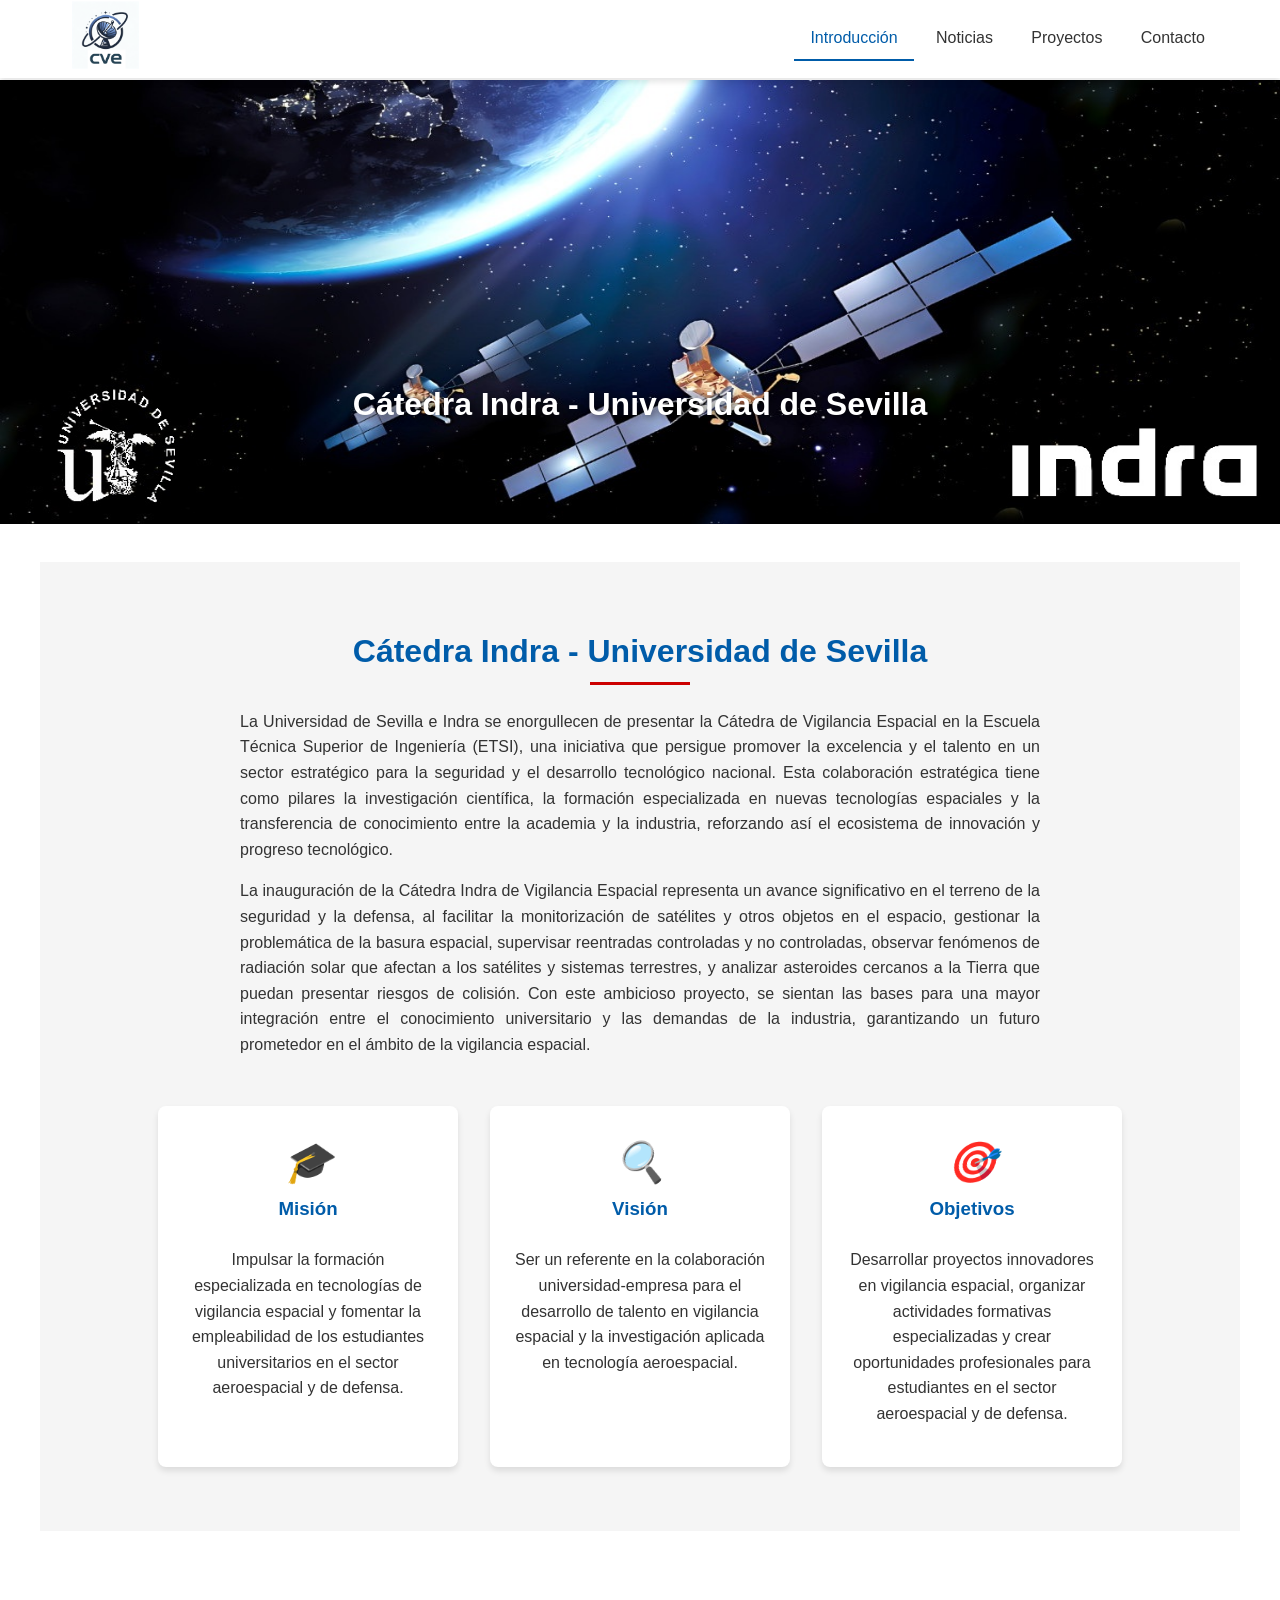
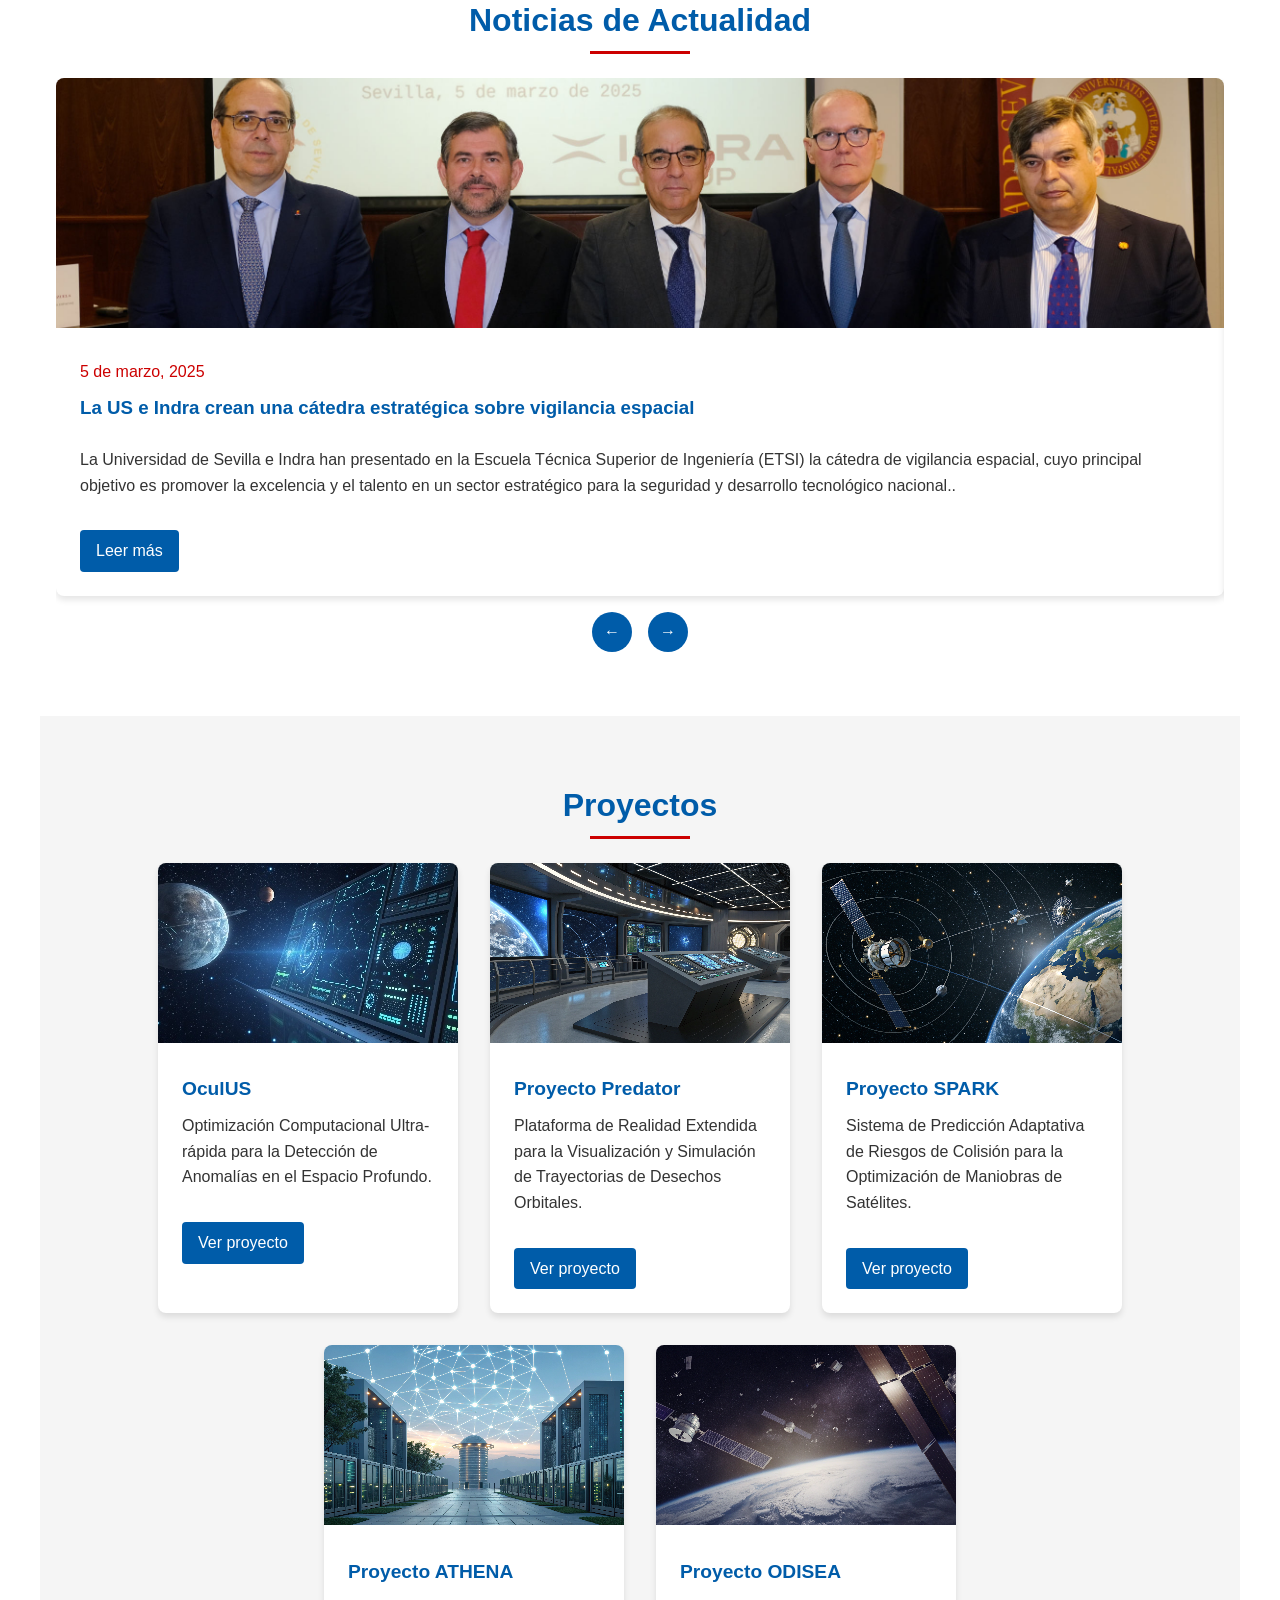
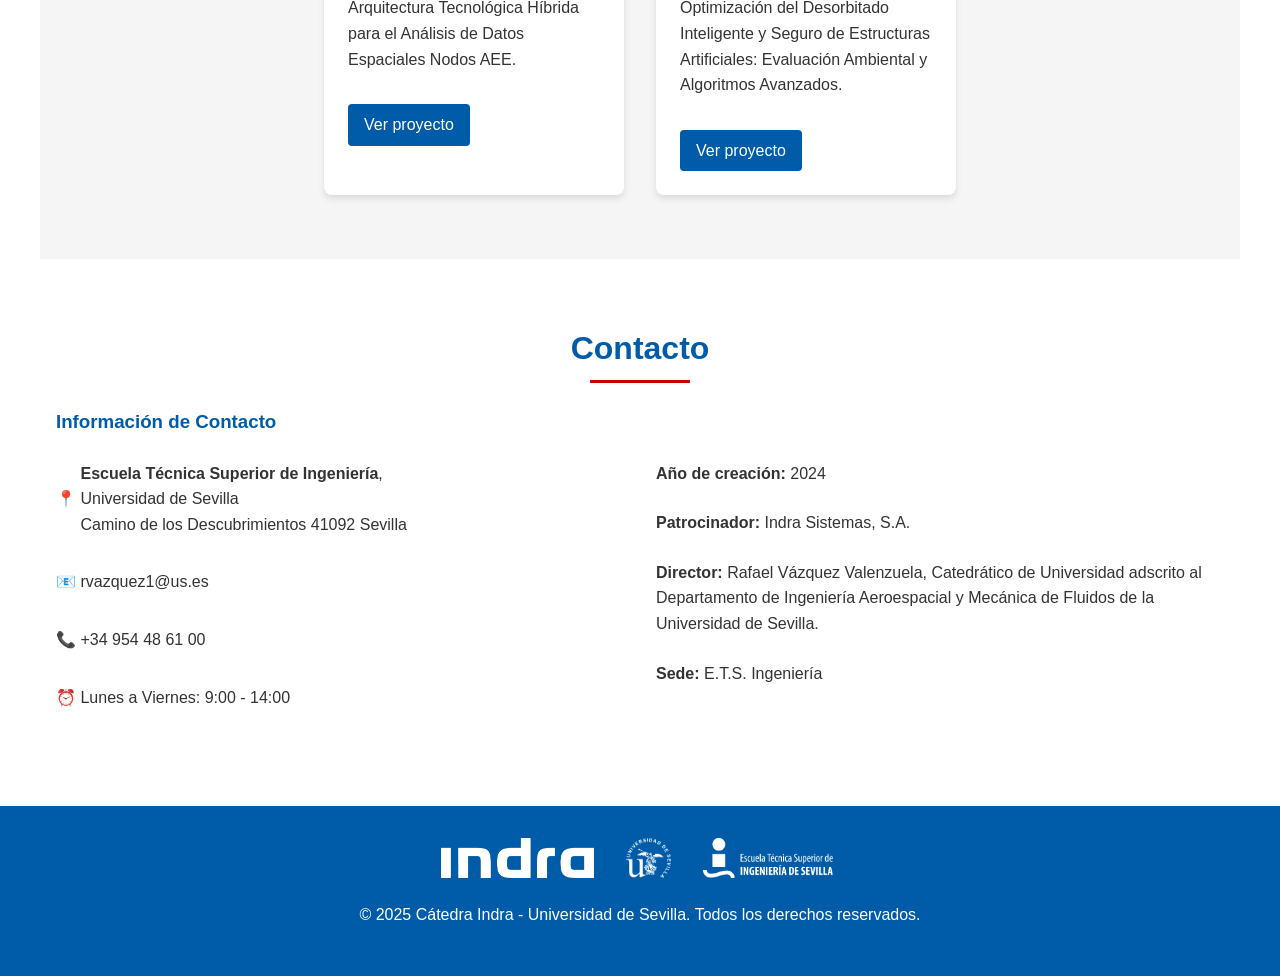
<file: index.html>
<!DOCTYPE html>
<html lang="es">
<head>
    <meta charset="UTF-8">
    <meta name="viewport" content="width=device-width, initial-scale=1.0">
    <title>Cátedra Indra - Universidad de Sevilla</title>
    <link rel="icon" href="favicon.png">
    <style>
        :root {
            --primary-color: #005ca9; /* Azul Indra */
            --secondary-color: #cc0000; /* Rojo Universidad de Sevilla */
            --text-color: #333;
            --light-gray: #f5f5f5;
            --white: #ffffff;
            --shadow: 0 4px 6px rgba(0, 0, 0, 0.1);
        }
        
        * {
            margin: 0;
            padding: 0;
            box-sizing: border-box;
            font-family: 'Segoe UI', Tahoma, Geneva, Verdana, sans-serif;
        }
        
        body {
            color: var(--text-color);
            line-height: 1.6;
        }
        
        header {
            background-color: var(--white);
            box-shadow: var(--shadow);
            position: fixed;
            top: 0;
            width: 100%;
            z-index: 1000;
        }
        
        .top-bar {
            display: flex;
            justify-content: space-between;
            align-items: center;
            padding: 0rem 1rem ;
            max-width: 1200px;
            margin: 0 auto;
        }
        
        .logo-container {
            display: flex;
            align-items: center;
        }
        
        .logo {
            height: 70px;
            margin-right: 10px;
        }
        
        .navbar {
            display: flex;
        }
        
        .nav-link {
            color: var(--text-color);
            text-decoration: none;
            padding: 0.5rem 1rem;
            margin: 0 0.2rem;
            transition: all 0.3s ease;
            font-weight: 500;
        }
        
        .nav-link:hover, .nav-link.active {
            color: var(--primary-color);
            border-bottom: 2px solid var(--primary-color);
        }
        
        .mobile-menu-btn {
            display: none;
            background: none;
            border: none;
            font-size: 1.5rem;
            cursor: pointer;
            color: var(--text-color);
        }
        
        main {
            margin-top: 80px;
        }
        
        section {
            padding: 4rem 1rem;
            max-width: 1200px;
            margin: 0 auto;
        }
        
        section:nth-child(even) {
            background-color: var(--light-gray);
        }
        
        h1, h2, h3 {
            color: var(--primary-color);
            margin-bottom: 1.5rem;
        }
        
        h1 {
            font-size: 2.5rem;
        }
        
        h2 {
            font-size: 2rem;
            text-align: center;
            position: relative;
            padding-bottom: 0.5rem;
        }
        
        h2::after {
            content: '';
            position: absolute;
            bottom: 0;
            left: 50%;
            transform: translateX(-50%);
            width: 100px;
            height: 3px;
            background-color: var(--secondary-color);
        }
        
        p {
            margin-bottom: 1rem;
        }
        
        .intro-container {
            display: flex;
            flex-direction: column;
            align-items: center;
        }
        
        .intro-text {
            max-width: 800px;
            text-align: justify;
            margin-bottom: 2rem;
        }
        
        .intro-features {
            display: flex;
            flex-wrap: wrap;
            justify-content: center;
            gap: 2rem;
        }

        .encabezado {
            width: 100%;
            height: 444px;
        }

        .title-text {
            position: absolute;
            top: 45%;
            left: 50%;
            transform: translate(-50%, -50%);
            color: white;
            font-size: 32px;
            font-weight: bold;
            text-align: center;
            text-shadow: 2px 2px 8px rgba(0, 0, 0, 0.7);
        }
        
        .feature {
            background-color: var(--white);
            box-shadow: var(--shadow);
            padding: 1.5rem;
            border-radius: 8px;
            width: 300px;
            text-align: center;
            transition: transform 0.3s ease;
        }
        
        .feature:hover {
            transform: translateY(-5px);
        }
        
        .feature i {
            font-size: 2.5rem;
            color: var(--primary-color);
            margin-bottom: 1rem;
        }
        
        /* Carrusel de Noticias */
        .news-carousel {
            position: relative;
            max-width: 100%;
            margin: 0 auto;
            overflow: hidden;
        }
        
        .carousel-container {
            display: flex;
            transition: transform 1s ease;
        }
        
        .carousel-slide {
            min-width: 100%;
            box-shadow: var(--shadow);
            border-radius: 8px;
            overflow: hidden;
            background-color: var(--white);
        }
        
        .news-image {
            width: 100%;
            height: 250px;
            object-fit: cover;
        }
        
        .news-content {
            padding: 1.5rem;
        }
        
        .news-date {
            color: var(--secondary-color);
            font-weight: 500;
            margin-bottom: 0.5rem;
        }
        
        .carousel-buttons {
            display: flex;
            justify-content: center;
            margin-top: 1rem;
        }
        
        .carousel-btn {
            background-color: var(--primary-color);
            color: var(--white);
            border: none;
            width: 40px;
            height: 40px;
            border-radius: 50%;
            margin: 0 0.5rem;
            cursor: pointer;
            font-size: 1rem;
            transition: background-color 0.3s ease;
        }
        
        .carousel-btn:hover {
            background-color: var(--secondary-color);
        }
        
        /* Proyectos */
        .projects-container {
            display: flex;
            flex-wrap: wrap;
            gap: 2rem;
            justify-content: center;
        }
        
        .project-card {
            background-color: var(--white);
            box-shadow: var(--shadow);
            border-radius: 8px;
            overflow: hidden;
            width: 300px;
            transition: transform 0.3s ease;
        }
        
        .project-card:hover {
            transform: translateY(-5px);
        }
        
        .project-image {
            width: 100%;
            height: 180px;
            object-fit: cover;
        }
        
        .project-content {
            padding: 1.5rem;
        }
        
        .project-title {
            font-size: 1.2rem;
            color: var(--primary-color);
            margin-bottom: 0.5rem;
        }
        
        .btn {
            display: inline-block;
            background-color: var(--primary-color);
            color: var(--white);
            padding: 0.5rem 1rem;
            border-radius: 4px;
            text-decoration: none;
            margin-top: 1rem;
            transition: background-color 0.3s ease;
        }
        
        .btn:hover {
            background-color: var(--secondary-color);
        }
        
        /* Contacto */
        .contact-container {
            display: flex;
            flex-wrap: wrap;
            gap: 2rem;
        }
        
        .contact-info {
            flex: 1;
            min-width: 300px;
        }
        
        .contact-form {
            flex: 1;
            min-width: 300px;
        }
        
        .contact-item {
            display: flex;
            align-items: center;
            margin-bottom: 1rem;
        }
        
        .contact-item i {
            font-size: 1.2rem;
            color: var(--primary-color);
            margin-right: 1rem;
            width: 20px;
        }
        
        .social-links {
            display: flex;
            gap: 1rem;
            margin-top: 1.5rem;
        }
        
        .social-link {
            display: flex;
            align-items: center;
            justify-content: center;
            width: 40px;
            height: 40px;
            background-color: var(--primary-color);
            color: var(--white);
            border-radius: 50%;
            text-decoration: none;
            transition: background-color 0.3s ease;
        }
        
        .social-link:hover {
            background-color: var(--secondary-color);
        }
        
        .form-group {
            margin-bottom: 1.5rem;
        }
        
        label {
            display: block;
            margin-bottom: 0.5rem;
            font-weight: 500;
        }
        
        input, textarea {
            width: 100%;
            padding: 0.8rem;
            border: 1px solid #ddd;
            border-radius: 4px;
            font-size: 1rem;
        }
        
        textarea {
            resize: vertical;
            min-height: 150px;
        }
        
        .submit-btn {
            background-color: var(--primary-color);
            color: var(--white);
            border: none;
            padding: 0.8rem 1.5rem;
            border-radius: 4px;
            cursor: pointer;
            font-size: 1rem;
            transition: background-color 0.3s ease;
        }
        
        .submit-btn:hover {
            background-color: var(--secondary-color);
        }
        
        footer {
            background-color: var(--primary-color);
            color: var(--white);
            text-align: center;
            padding: 2rem 1rem;
        }
        
        .footer-content {
            max-width: 1200px;
            margin: 0 auto;
        }
        
        .footer-logos {
            display: flex;
            justify-content: center;
            align-items: center;
            margin-bottom: 1.5rem;
        }
        
        .footer-logo {
            height: 40px;
            margin: 0 1rem;
            filter: brightness(0) invert(1);
        }
        
        @media (max-width: 768px) {
            .top-bar {
                flex-direction: column;
                align-items: flex-start;
            }
            
            .navbar {
                display: none;
                flex-direction: column;
                width: 100%;
                margin-top: 1rem;
            }
            
            .navbar.active {
                display: flex;
            }
            
            .mobile-menu-btn {
                display: block;
                position: absolute;
                right: 1rem;
                top: 1.5rem;
            }
            
            .nav-link {
                margin: 0.3rem 0;
                padding: 0.5rem 0;
            }
            
            .feature {
                width: 100%;
                max-width: 300px;
            }
            
            .intro-features {
                flex-direction: column;
                align-items: center;
            }
            
            h1 {
                font-size: 2rem;
            }
            
            h2 {
                font-size: 1.5rem;
            }
        }
        
        @media (max-width: 480px) {
            section {
                padding: 3rem 1rem;
            }
            
            .news-image, .project-image {
                height: 200px;
            }
            
            .contact-container {
                flex-direction: column;
            }

            .encabezado {
                max-height: 200px;
            }
            .title-text {
                position: absolute;
                top: 20%;
                left: 50%;
                transform: translate(-50%, -50%);
                color: white;
                font-size: 20px;
                font-weight: bold;
                text-align: center;
                text-shadow: 2px 2px 8px rgba(0, 0, 0, 0.7);
            }
        }
    </style>
</head>
<body>
    <header>
        <div class="top-bar">
            <div class="logo-container">
                <a href="#">
                    <img src="./logocve.png" alt="Logo Cátedra Indra-US" class="logo">
                </a>
            </div>
            <button class="mobile-menu-btn">☰</button>
            <nav class="navbar">
                <a href="#introduccion" class="nav-link active">Introducción</a>
                <a href="#noticias" class="nav-link">Noticias</a>
                <a href="#proyectos" class="nav-link">Proyectos</a>
                <a href="#contacto" class="nav-link">Contacto</a>
            </nav>
        </div>
    </header>
    
    <main>
        <!-- Introducción -->
        <div style="margin-bottom: 30px;">
            <img src="./enca1.jpg" class="encabezado" alt="">
            <div class="title-text"
            >           
                Cátedra Indra - Universidad de Sevilla
            </div>
    
        </div>
        <section id="introduccion">
            <h2>Cátedra Indra - Universidad de Sevilla</h2>
            <div class="intro-container">
                <div class="intro-text">
                    <p>La Universidad de Sevilla e Indra se enorgullecen de presentar la Cátedra de Vigilancia Espacial en la Escuela
                        Técnica Superior de Ingeniería (ETSI), una iniciativa que persigue promover la excelencia y el talento en un sector
                        estratégico para la seguridad y el desarrollo tecnológico nacional. Esta colaboración estratégica tiene como pilares
                        la investigación científica, la formación especializada en nuevas tecnologías espaciales y la transferencia de conocimiento
                        entre la academia y la industria, reforzando así el ecosistema de innovación y progreso tecnológico.
                    </p>

                    <p>La inauguración de la Cátedra Indra de Vigilancia Espacial representa un avance significativo en el 
                        terreno de la seguridad y la defensa, al facilitar la monitorización de satélites y otros objetos en el espacio, 
                        gestionar la problemática de la basura espacial, supervisar reentradas controladas y no controladas, 
                        observar fenómenos de radiación solar que afectan a los satélites y sistemas terrestres, y analizar asteroides cercanos 
                        a la Tierra que puedan presentar riesgos de colisión. Con este ambicioso proyecto, se sientan las bases para una mayor 
                        integración entre el conocimiento universitario y las demandas de la industria, garantizando un futuro prometedor en el 
                        ámbito de la vigilancia espacial.

                    </p>
                </div>

                <div class="intro-features">
                    <div class="feature">
                        <i>🎓</i>
                        <h3>Misión</h3>
                        <p>Impulsar la formación especializada en tecnologías de vigilancia espacial y fomentar la empleabilidad de los estudiantes universitarios en el sector aeroespacial y de defensa.</p>
                    </div>
                    <div class="feature">
                        <i>🔍</i>
                        <h3>Visión</h3>
                        <p>Ser un referente en la colaboración universidad-empresa para el desarrollo de talento en vigilancia espacial y la investigación aplicada en tecnología aeroespacial.</p>
                    </div>
                    <div class="feature">
                        <i>🎯</i>
                        <h3>Objetivos</h3>
                        <p>Desarrollar proyectos innovadores en vigilancia espacial, organizar actividades formativas especializadas y crear oportunidades profesionales para estudiantes en el sector aeroespacial y de defensa.</p>
                    </div>
                </div>
            </div>
        </section>
        
        <!-- Noticias -->
        <section id="noticias">
            <h2>Noticias de Actualidad</h2>
            <div class="news-carousel">
                <div class="carousel-container">
                    <div class="carousel-slide">
                        <img src="car1.jpg" alt="La US e Indra crean una cátedra estratégica sobre vigilancia espacial" class="news-image">
                        <div class="news-content">
                            <p class="news-date">5 de marzo, 2025</p>
                            <h3>La US e Indra crean una cátedra estratégica sobre vigilancia espacial</h3>
                            <p>La Universidad de Sevilla e Indra han presentado en la Escuela Técnica Superior de Ingeniería (ETSI) la cátedra de vigilancia espacial, cuyo principal objetivo es promover la excelencia y el talento en un sector estratégico para la seguridad y desarrollo tecnológico nacional..</p>
                            <a href="https://www.us.es/actualidad-de-la-us/la-us-e-indra-crean-una-catedra-estrategica-sobre-vigilancia-espacial" class="btn">Leer más</a>
                        </div>
                    </div>
                    <div class="carousel-slide">
                        <img src="car2jpg.jpg" alt="Premios a la Excelencia" class="news-image">
                        <div class="news-content">
                            <p class="news-date">5 de marzo, 2025</p>
                            <h3>Una cátedra de Vigilancia Espacial para los egresados de la US</h3>
                            <p>La Universidad de Sevilla suma un nuevo marco de colaboración dirigido a los estudiantes y profesionales de Ingeniería.</p>
                            <a href="https://vivasevilla.es/sevilla/1873625/una-catedra-de-vigilancia-espacial-para-los-egresados-de-la-us/" class="btn">Leer más</a>
                        </div>
                    </div>
                    <div class="carousel-slide">
                        <img src="car2jpg.jpg" alt="Seminario Ciberseguridad" class="news-image">
                        <div class="news-content">
                            <p class="news-date">5 de marzo, 2025</p>
                            <h3>Cátedra de Vigilancia Espacial de la Universidad de Sevilla: "Una oportunidad inmensa para estudiantes y profesionales</h3>
                            <p>En Hoy por Hoy Sevilla hemos hablado con Rafael Vázquez, director de la cátedra y profesor de la Escuela Técnica de Ingeniería, que nos ha contado los objetivos, actividades y proyectos futuros de su nuevo cargo.</p>
                            <a href="https://cadenaser.com/andalucia/2025/03/05/catedra-de-vigilancia-espacial-de-la-universidad-de-sevilla-una-oportunidad-inmensa-para-estudiantes-y-profesionales-radio-sevilla/" class="btn">Leer más</a>
                        </div>
                    </div>
                </div>
                <div class="carousel-buttons">
                    <button class="carousel-btn prev-btn">←</button>
                    <button class="carousel-btn next-btn">→</button>
                </div>
            </div>
        </section>
        
        <!-- Proyectos -->
        <section id="proyectos">
            <h2>Proyectos</h2>
            <div class="projects-container">
                <div class="project-card">
                    <img src="-oculus--optimizaci-n-computacional-ultra-r-pida-p.jpg" alt="Smart City Solutions" class="project-image">
                    <div class="project-content">
                        <h3 class="project-title">OculUS</h3>
                        <p>Optimización Computacional Ultra-rápida para la Detección de Anomalías en el Espacio Profundo.</p>
                        <a href="#" class="btn">Ver proyecto</a>
                    </div>
                </div>
                <div class="project-card">
                    <img src="pred.png" alt="HealthTech" class="project-image">
                    <div class="project-content">
                        <h3 class="project-title">Proyecto Predator</h3>
                        <p>Plataforma de Realidad Extendida para la Visualización y Simulación de Trayectorias de Desechos Orbitales.</p>
                        <a href="#" class="btn">Ver proyecto</a>
                    </div>
                </div>
                <div class="project-card">
                    <img src="spa.png" alt="CyberDefense" class="project-image">
                    <div class="project-content">
                        <h3 class="project-title"> Proyecto SPARK </h3>
                        <p>Sistema de Predicción Adaptativa de Riesgos de Colisión para la Optimización de Maniobras de Satélites.</p>
                        <a href="#" class="btn">Ver proyecto</a>
                    </div>
                </div>
                <div class="project-card">
                    <img src="ath.png" alt="Industria 4.0" class="project-image">
                    <div class="project-content">
                        <h3 class="project-title">Proyecto ATHENA</h3>
                        <p>Arquitectura Tecnológica Híbrida para el Análisis de Datos Espaciales Nodos AEE.</p>
                        <a href="#" class="btn">Ver proyecto</a>
                    </div>
                </div>
                <div class="project-card">
                    <img src="ODISEA.png" alt="Industria 4.0" class="project-image">
                    <div class="project-content">
                        <h3 class="project-title">Proyecto ODISEA</h3>
                        <p>Optimización del Desorbitado Inteligente y Seguro de Estructuras Artificiales: Evaluación Ambiental y Algoritmos Avanzados.</p>
                        <a href="#" class="btn">Ver proyecto</a>
                    </div>
                </div>
            </div>
        </section>
        
        <!-- Contacto -->
        <section id="contacto">
            <h2>Contacto</h2>
            <div class="contact-container">
                <div class="contact-info">
                    <h3>Información de Contacto</h3>
                    <div class="contact-item">
                        <p>📍&nbsp;</p>
                        <p><b>Escuela Técnica Superior de Ingeniería</b>,<br> Universidad de Sevilla<br> Camino de los Descubrimientos  41092  Sevilla</p>
                    </div>
                    <div class="contact-item">
                        <p>📧&nbsp;</p>
                        <p> rvazquez1@us.es</p>
                    </div>
                    <div class="contact-item">
                        <p>📞&nbsp;</p>
                        <p>+34 954 48 61 00</p>
                    </div>
                    <div class="contact-item">
                        <p>⏰&nbsp;</p>
                        <p>Lunes a Viernes: 9:00 - 14:00</p>
                    </div>
                </div>
                
                <div class="contact-form">
                    <h3>&nbsp;</h3>
                        <div class="form-group">
                            <label><b>Año de creación:</b> 2024</label>
                        </div>
                        <div class="form-group">
                            <label><b>Patrocinador:</b> Indra Sistemas, S.A.
                            </label>
                        </div>
                        <div class="form-group">
                            <label><b>Director:</b> Rafael Vázquez Valenzuela, Catedrático de Universidad adscrito al Departamento de Ingeniería Aeroespacial y Mecánica de Fluidos de la Universidad de Sevilla.</label>
                        </div>
                        <div class="form-group">
                            <label><b>Sede:</b> E.T.S. Ingeniería</label>
                        </div>
                </div>
            </div>
        </section>
    </main>
    
    <footer>
        <div class="footer-content">
            <div class="footer-logos">
                <img src="indra-sistemas-logo.png" alt="Logo Indra" class="footer-logo">
                <img src="Logo-US-Blanco.png" alt="Logo Universidad de Sevilla" class="footer-logo">
                <img src="Logo_ETSI_horizontal.png" alt="Logo ETSI" class="footer-logo">
            </div>
            <p>© 2025 Cátedra Indra - Universidad de Sevilla. Todos los derechos reservados.</p>
        </div>
    </footer>
    
    <script>
        // Navegación responsiva
        const mobileMenuBtn = document.querySelector('.mobile-menu-btn');
        const navbar = document.querySelector('.navbar');
        
        mobileMenuBtn.addEventListener('click', () => {
            navbar.classList.toggle('active');
        });
        
        // Links de navegación activos
        const navLinks = document.querySelectorAll('.nav-link');
        
        navLinks.forEach(link => {
            link.addEventListener('click', () => {
                navLinks.forEach(item => item.classList.remove('active'));
                link.classList.add('active');
                navbar.classList.remove('active');
            });
        });
        
        // Carrusel de noticias
        const carouselContainer = document.querySelector('.carousel-container');
        const slides = document.querySelectorAll('.carousel-slide');
        const prevBtn = document.querySelector('.prev-btn');
        const nextBtn = document.querySelector('.next-btn');
        
        let currentSlide = 0;
        const totalSlides = slides.length;
        
        function updateCarousel() {
            carouselContainer.style.transform = `translateX(-${currentSlide * 100}%)`;
        }
        
        nextBtn.addEventListener('click', () => {
            currentSlide = (currentSlide + 1) % totalSlides;
            updateCarousel();
        });
        
        prevBtn.addEventListener('click', () => {
            currentSlide = (currentSlide - 1 + totalSlides) % totalSlides;
            updateCarousel();
        });
        
        // Cambio automático de diapositivas cada 5 segundos
        setInterval(() => {
            currentSlide = (currentSlide + 1) % totalSlides;
            updateCarousel();
        }, 7000);
    </script>
</body>
</html>
</file>
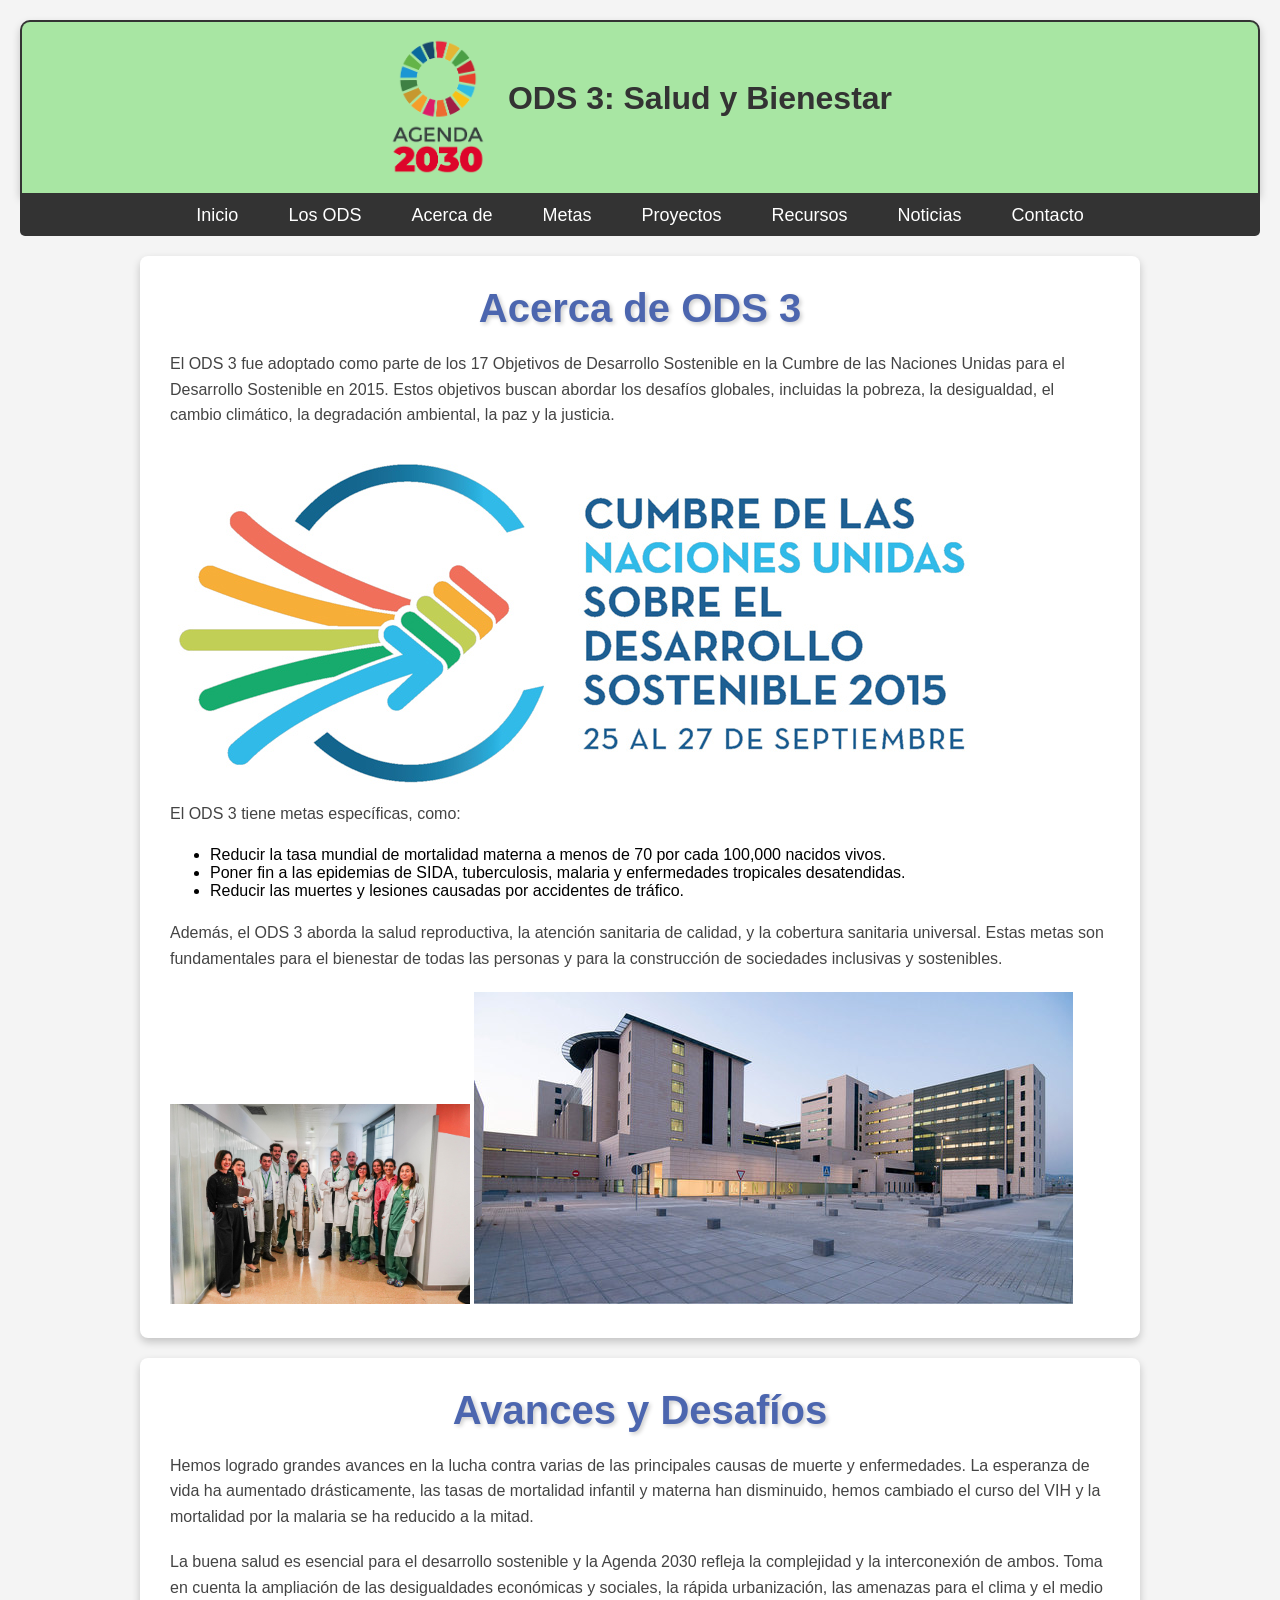
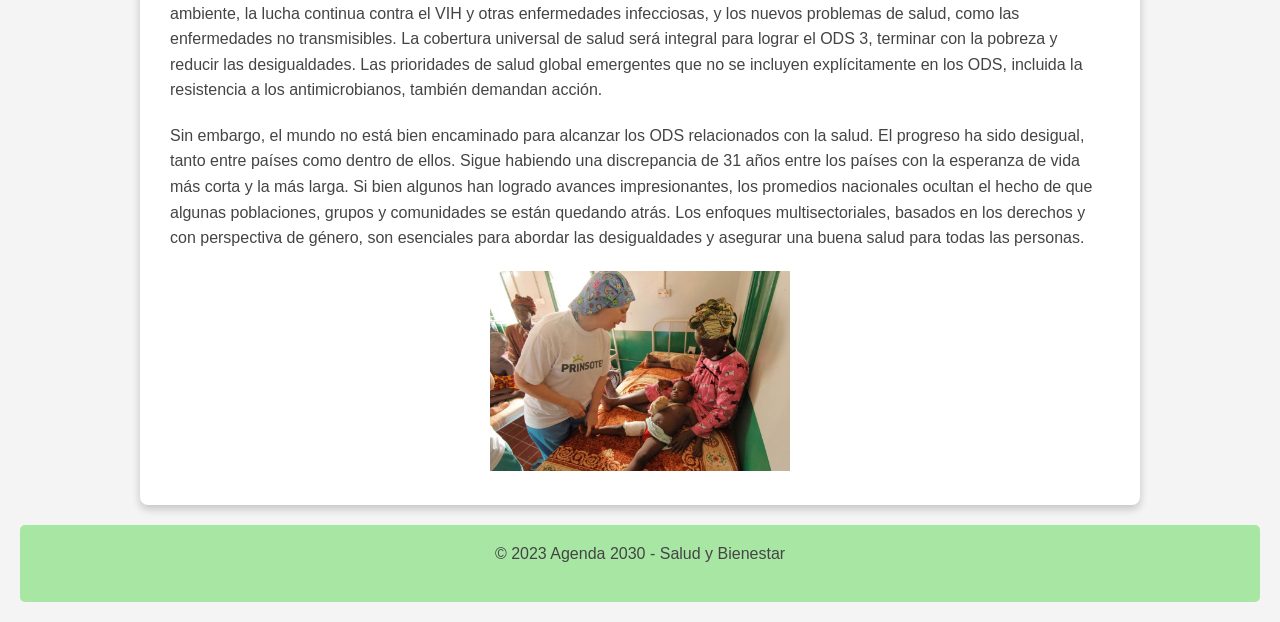
<file: about.html>
<!DOCTYPE html>
<html lang="es">
<head>
    <meta charset="UTF-8">
    <meta name="viewport" content="width=device-width, initial-scale=1.0">
    <title>Acerca de ODS 3</title>
    <link rel="stylesheet" href="styles.css">
    <link rel="icon" type="image/png" href="images/favicom.jpg">
</head>
<body>
    <header>
        <a href="index.html"><img src="images/logo-agenda-2030.png" alt="logo agenda 2030" class="logo"></a>
        <h1>ODS 3: Salud y Bienestar</h1>
        <div class="hamburger">
            <img src="images/pngegg.png" alt="Menu">
        </div>
    </header>
    <nav>
        <ul>
            <li><a href="index.html">Inicio</a></li>
            <li><a href="ODS.html">Los ODS</a></li>
            <li><a href="about.html">Acerca de</a></li>
            <li><a href="goals.html">Metas</a></li>
            <li><a href="projects.html">Proyectos</a></li>
            <li><a href="resources.html">Recursos</a></li>
            <li><a href="news.html">Noticias</a></li>
            <li><a href="contact.html">Contacto</a></li>
        </ul>
    </nav>
    <main>
        <section class="texto-fondo-blanco">
            <h2 class="titulo-principal">Acerca de ODS 3</h2>
            <p>El ODS 3 fue adoptado como parte de los 17 Objetivos de Desarrollo Sostenible en la Cumbre de las Naciones Unidas para el Desarrollo Sostenible en 2015. Estos objetivos buscan abordar los desafíos globales, incluidas la pobreza, la desigualdad, el cambio climático, la degradación ambiental, la paz y la justicia.</p>
<img src="images/onu_03cumbre.jpg">

            <p>El ODS 3 tiene metas específicas, como:</p>
            <ul>
                <li>Reducir la tasa mundial de mortalidad materna a menos de 70 por cada 100,000 nacidos vivos.</li>
                <li>Poner fin a las epidemias de SIDA, tuberculosis, malaria y enfermedades tropicales desatendidas.</li>
                <li>Reducir las muertes y lesiones causadas por accidentes de tráfico.</li>
            </ul>
            <p>Además, el ODS 3 aborda la salud reproductiva, la atención sanitaria de calidad, y la cobertura sanitaria universal. Estas metas son fundamentales para el bienestar de todas las personas y para la construcción de sociedades inclusivas y sostenibles.</p>
            <img src="images/3a8d10c0-ec30-45fa-9f9e-42871ab3e9ef_source-aspect-ratio_1600w_0.jpg" width="300" height="200"/>
            <img src="images/hospital_campus_de_la_salud_11.jpg"/>
        </section>
        <section class="texto-fondo-blanco">
            <h2 class="titulo-principal">Avances y Desafíos</h2>
            <p>Hemos logrado grandes avances en la lucha contra varias de las principales causas de muerte y enfermedades. La esperanza de vida ha aumentado drásticamente, las tasas de mortalidad infantil y materna han disminuido, hemos cambiado el curso del VIH y la mortalidad por la malaria se ha reducido a la mitad.</p>
            <p>La buena salud es esencial para el desarrollo sostenible y la Agenda 2030 refleja la complejidad y la interconexión de ambos. Toma en cuenta la ampliación de las desigualdades económicas y sociales, la rápida urbanización, las amenazas para el clima y el medio ambiente, la lucha continua contra el VIH y otras enfermedades infecciosas, y los nuevos problemas de salud, como las enfermedades no transmisibles. La cobertura universal de salud será integral para lograr el ODS 3, terminar con la pobreza y reducir las desigualdades. Las prioridades de salud global emergentes que no se incluyen explícitamente en los ODS, incluida la resistencia a los antimicrobianos, también demandan acción.</p>
            <p>Sin embargo, el mundo no está bien encaminado para alcanzar los ODS relacionados con la salud. El progreso ha sido desigual, tanto entre países como dentro de ellos. Sigue habiendo una discrepancia de 31 años entre los países con la esperanza de vida más corta y la más larga. Si bien algunos han logrado avances impresionantes, los promedios nacionales ocultan el hecho de que algunas poblaciones, grupos y comunidades se están quedando atrás. Los enfoques multisectoriales, basados ​​en los derechos y con perspectiva de género, son esenciales para abordar las desigualdades y asegurar una buena salud para todas las personas.</p>
            <div style="text-align: center;">
                <img src="images/14475867511876.jpg" width="300" height="200"/>
            </div></div>
        </section>
    </main>
    <footer>
        <p>&copy; 2023 Agenda 2030 - Salud y Bienestar</p>
    </footer>
    <script>
        document.querySelector('.hamburger').addEventListener('click', function() {
            document.body.classList.toggle('nav-open');
        });
    </script>
</body>
</html>
</file>
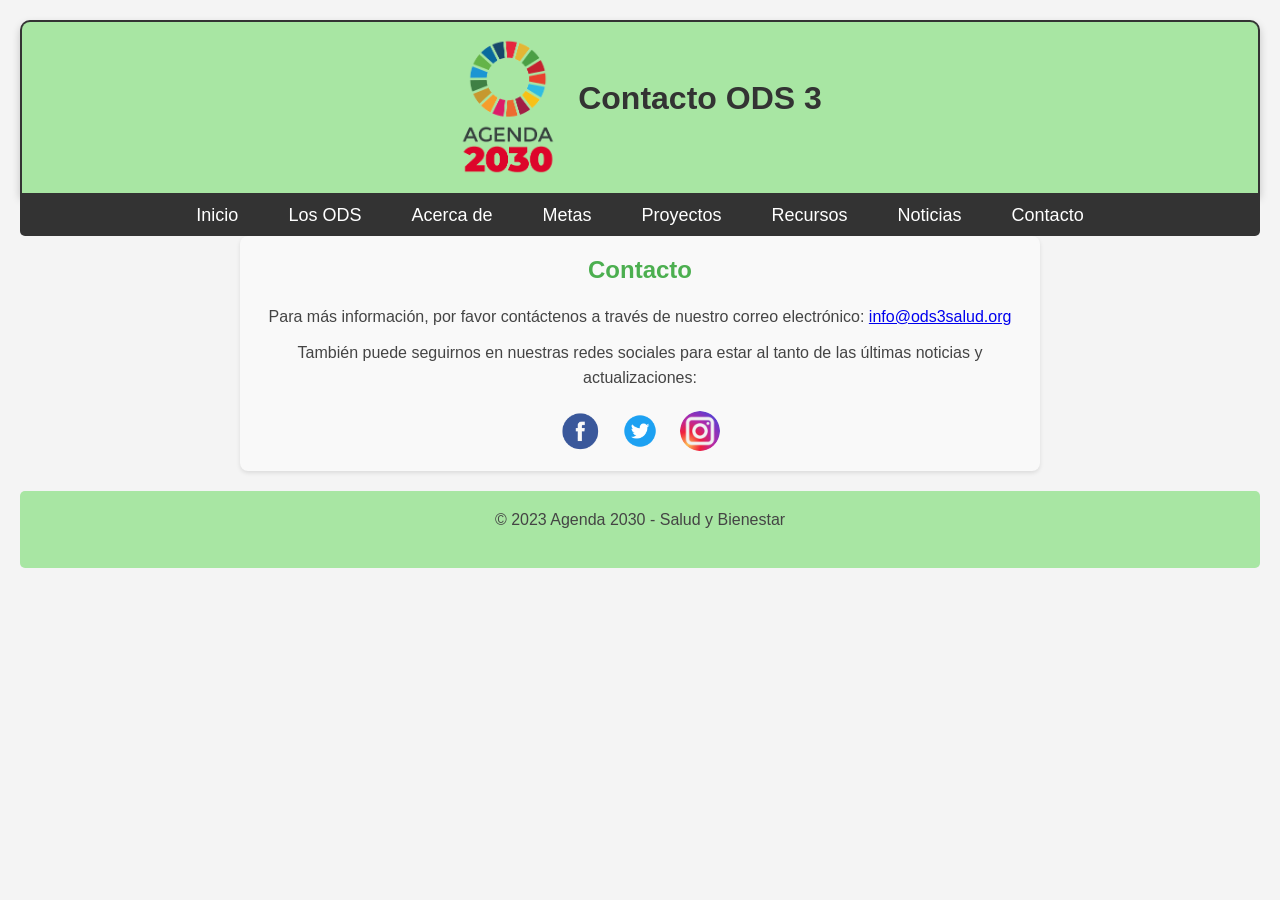
<file: contact.html>
<!DOCTYPE html>
<html lang="es">
<head>
    <meta charset="UTF-8">
    <meta name="viewport" content="width=device-width, initial-scale=1.0">
    <title>Contacto ODS 3</title>
    <link rel="stylesheet" href="styles.css">
    <link rel="icon" type="image/png" href="images/favicom.jpg">
    <style>
        .contact-container {
            max-width: 800px;
            margin: 0 auto;
            padding: 20px;
            background-color: #f9f9f9;
            border-radius: 8px;
            box-shadow: 0 2px 4px rgba(0, 0, 0, 0.1);
        }

        .contact-container h2 {
            color: #4caf50;
            text-align: center;
        }

        .contact-container p {
            text-align: center;
            margin: 10px 0;
        }

        .social-media {
            display: flex;
            justify-content: center;
            gap: 20px;
            margin-top: 20px;
        }

        .social-media a {
            display: inline-block;
            width: 40px;
            height: 40px;
        }

        .social-media img {
            width: 100%;
            height: auto;
            border-radius: 50%;
            transition: transform 0.3s ease;
        }

        .social-media img:hover {
            transform: scale(1.1);
        }
    </style>
</head>
<body>
    <header>
        <a href="index.html"><img src="images/logo-agenda-2030.png" alt="logo agenda 2030" class="logo"></a>
        <h1>Contacto ODS 3</h1>
        <div class="hamburger">
            <img src="images/pngegg.png" alt="Menu">
        </div>
    </header>
    <nav>
        <ul>
            <li><a href="index.html">Inicio</a></li>
            <li><a href="ODS.html">Los ODS</a></li>
            <li><a href="about.html">Acerca de</a></li>
            <li><a href="goals.html">Metas</a></li>
            <li><a href="projects.html">Proyectos</a></li>
            <li><a href="resources.html">Recursos</a></li>
            <li><a href="news.html">Noticias</a></li>
            <li><a href="contact.html">Contacto</a></li>
        </ul>
    </nav>
    <main>
        <section class="contact-container texto-fondo-blanco">
            <h2>Contacto</h2>
            <p>Para más información, por favor contáctenos a través de nuestro correo electrónico: <a href="mailto:info@ods3salud.org">info@ods3salud.org</a></p>
            <p>También puede seguirnos en nuestras redes sociales para estar al tanto de las últimas noticias y actualizaciones:</p>
            <div class="social-media">
                <a href="https://facebook.com/ods3salud" target="_blank">
                    <img src="images/facebook-logo.png" alt="Facebook">
                </a>
                <a href="https://twitter.com/ods3salud" target="_blank">
                    <img src="images/twitter-logo.png" alt="Twitter">
                </a>
                <a href="https://instagram.com/ods3salud" target="_blank">
                    <img src="images/instagram-logo.png" alt="Instagram">
                </a>
            </div>
        </section>
    </main>
    <footer>
        <p>&copy; 2023 Agenda 2030 - Salud y Bienestar</p>
    </footer>
    <script>
        document.querySelector('.hamburger').addEventListener('click', function() {
            document.body.classList.toggle('nav-open');
        });
    </script>
</body>
</html>
</file>
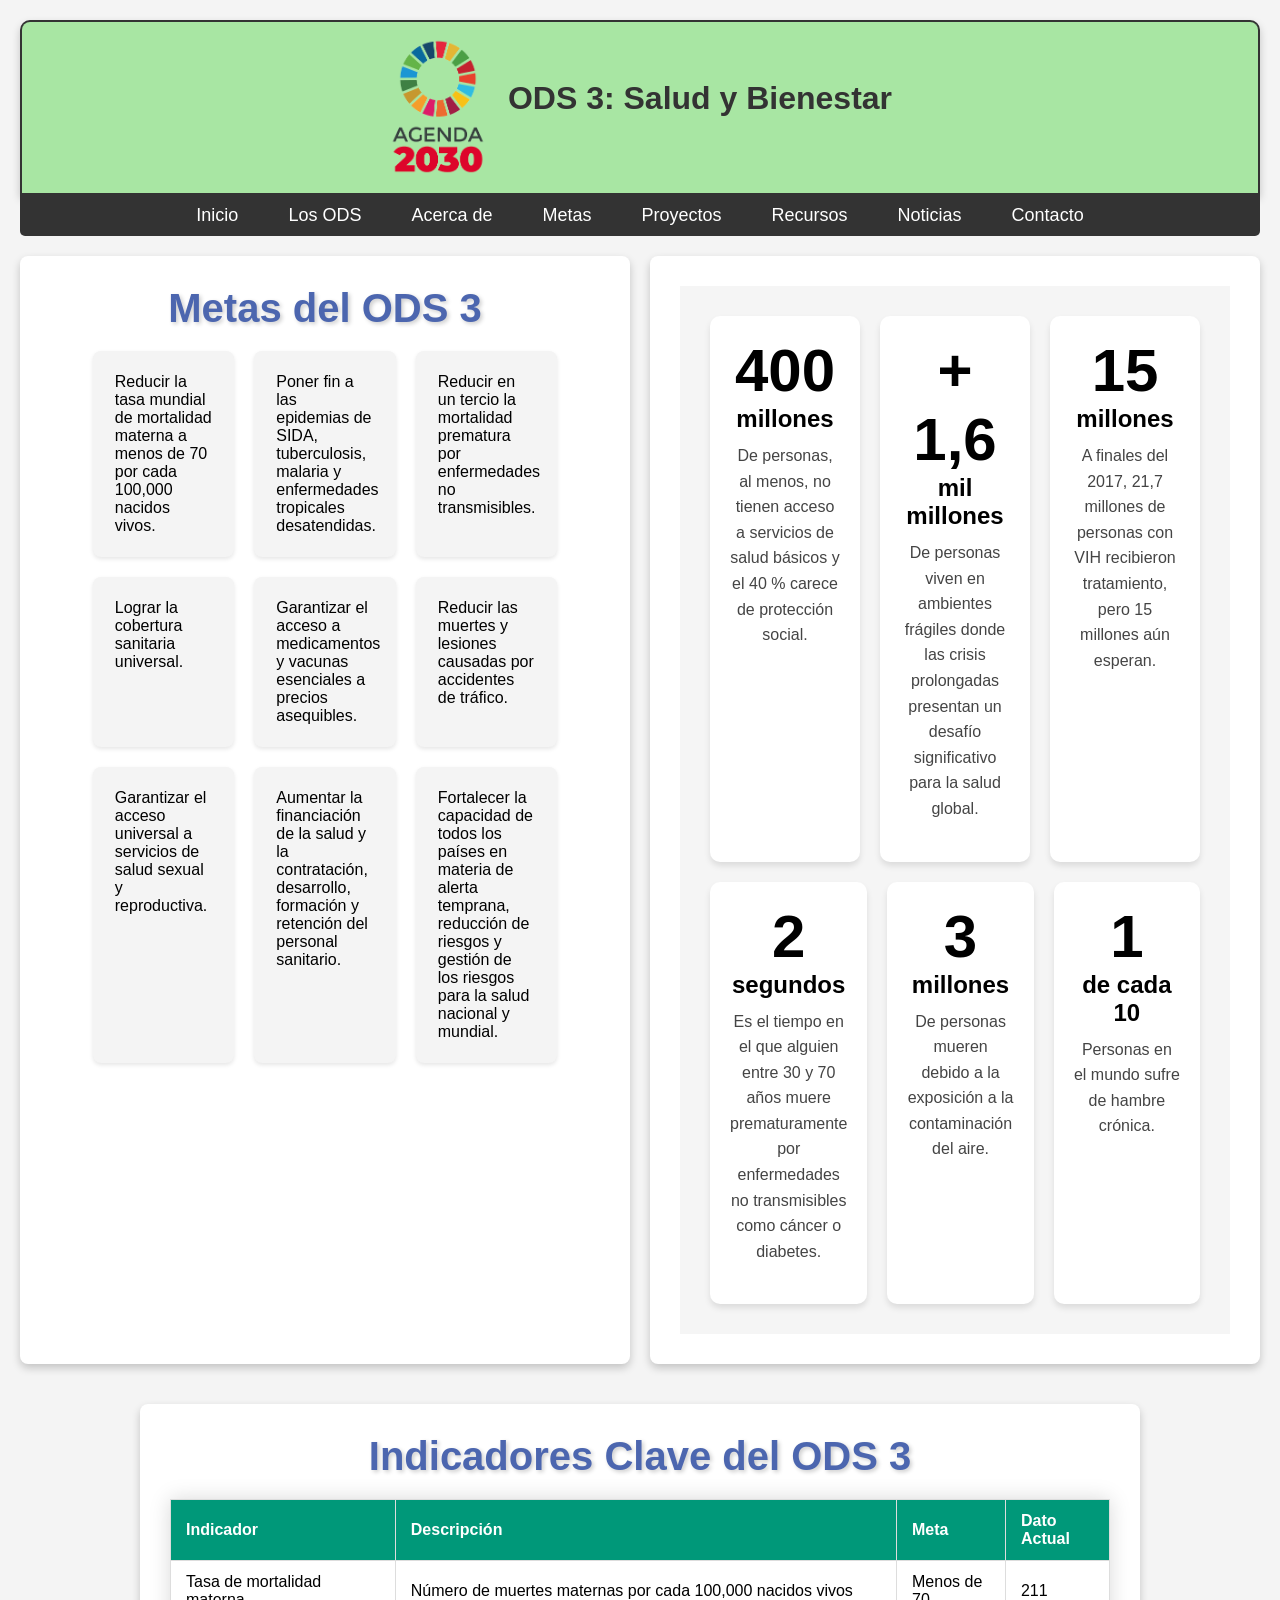
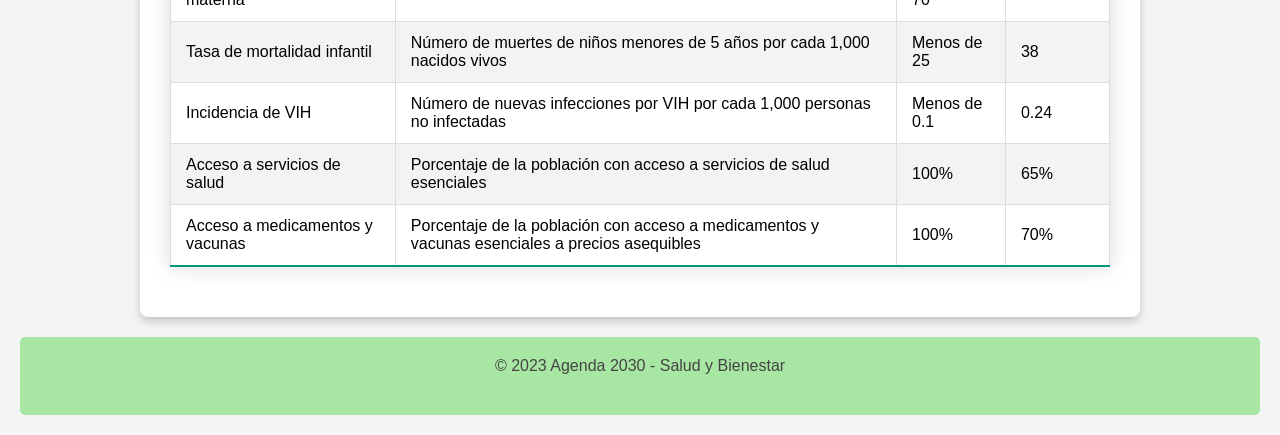
<file: goals.html>
<!DOCTYPE html>
<html lang="es">
<head>
    <meta charset="UTF-8">
    <meta name="viewport" content="width=device-width, initial-scale=1.0">
    <title>Metas del ODS 3</title>
    <link rel="stylesheet" href="styles.css">
    <link rel="icon" type="image/png" href="images/favicom.jpg">
    <style>
        * {
            margin: 0;
            padding: 0;
            box-sizing: border-box;
            font-family: Arial, sans-serif;
        }

        .container {
            display: flex;
            flex-wrap: wrap;
            justify-content: space-around;
            padding: 20px;
            background-color: #f5f5f5;
        }

        .box {
            flex: 1;
            padding: 20px;
            text-align: center;
            background: white;
            margin: 10px;
            border-radius: 10px;
            box-shadow: 0px 4px 6px rgba(0, 0, 0, 0.1);
            transition: background 0.3s, color 0.3s;
        }

        .box:hover {
            background: #4caf50;
            color: white;
        }

        .number {
            font-size: 60px;
            font-weight: bold;
            display: block;
            transition: color 0.3s;
        }

        .unit {
            font-size: 24px;
            font-weight: bold;
            transition: color 0.3s;
        }

        .text {
            margin-top: 10px;
            font-size: 16px;
            transition: color 0.3s;
        }

        .box:hover .number,
        .box:hover .unit,
        .box:hover .text {
            color: white;
        }
    </style>
</head>
<body>
    <header>
        <a href="index.html"><img src="images/logo-agenda-2030.png" alt="logo agenda 2030" class="logo"></a>
        <h1>ODS 3: Salud y Bienestar</h1>
        <div class="hamburger">
            <img src="images/pngegg.png" alt="Menu">
        </div>
    </header>
    <nav>
        <ul>
            <li><a href="index.html">Inicio</a></li>
            <li><a href="ODS.html">Los ODS</a></li>
            <li><a href="about.html">Acerca de</a></li>
            <li><a href="goals.html">Metas</a></li>
            <li><a href="projects.html">Proyectos</a></li>
            <li><a href="resources.html">Recursos</a></li>
            <li><a href="news.html">Noticias</a></li>
            <li><a href="contact.html">Contacto</a></li>
        </ul>
    </nav>
    <main>
        <div class="main-container">
            <section class="texto-fondo-blanco">
                <h2 class="titulo-principal">Metas del ODS 3</h2>
                <div class="metas-grid">
                    <div class="meta-item">Reducir la tasa mundial de mortalidad materna a menos de 70 por cada 100,000 nacidos vivos.</div>
                    <div class="meta-item">Poner fin a las epidemias de SIDA, tuberculosis, malaria y enfermedades tropicales desatendidas.</div>
                    <div class="meta-item">Reducir en un tercio la mortalidad prematura por enfermedades no transmisibles.</div>
                    <div class="meta-item">Lograr la cobertura sanitaria universal.</div>
                    <div class="meta-item">Garantizar el acceso a medicamentos y vacunas esenciales a precios asequibles.</div>
                    <div class="meta-item">Reducir las muertes y lesiones causadas por accidentes de tráfico.</div>
                    <div class="meta-item">Garantizar el acceso universal a servicios de salud sexual y reproductiva.</div>
                    <div class="meta-item">Aumentar la financiación de la salud y la contratación, desarrollo, formación y retención del personal sanitario.</div>
                    <div class="meta-item">Fortalecer la capacidad de todos los países en materia de alerta temprana, reducción de riesgos y gestión de los riesgos para la salud nacional y mundial.</div>
                </div>
            </section>
            <section class="texto-fondo-blanco">
                <div class="container">
                    <div class="box">
                        <span class="number">400</span>
                        <span class="unit">millones</span>
                        <p class="text">De personas, al menos, no tienen acceso a servicios de salud básicos y el 40 % carece de protección social.</p>
                    </div>
                    <div class="box">
                        <span class="number">+ 1,6</span>
                        <span class="unit">mil millones</span>
                        <p class="text">De personas viven en ambientes frágiles donde las crisis prolongadas presentan un desafío significativo para la salud global.</p>
                    </div>
                    <div class="box">
                        <span class="number">15</span>
                        <span class="unit">millones</span>
                        <p class="text">A finales del 2017, 21,7 millones de personas con VIH recibieron tratamiento, pero 15 millones aún esperan.</p>
                    </div>
                    <div class="box">
                        <span class="number">2</span>
                        <span class="unit">segundos</span>
                        <p class="text">Es el tiempo en el que alguien entre 30 y 70 años muere prematuramente por enfermedades no transmisibles como cáncer o diabetes.</p>
                    </div>
                    <!-- Datos adicionales -->
                    <div class="box">
                        <span class="number">3</span>
                        <span class="unit">millones</span>
                        <p class="text">De personas mueren debido a la exposición a la contaminación del aire.</p>
                    </div>
                    <div class="box">
                        <span class="number">1</span>
                        <span class="unit">de cada 10</span>
                        <p class="text">Personas en el mundo sufre de hambre crónica.</p>
                    </div>
                </div>
            </section>
        </div>
        <section class="texto-fondo-blanco">
            <h2 class="titulo-principal">Indicadores Clave del ODS 3</h2>
            <div class="table-container">
                <table>
                    <thead>
                        <tr>
                            <th>Indicador</th>
                            <th>Descripción</th>
                            <th>Meta</th>
                            <th>Dato Actual</th>
                        </tr>
                    </thead>
                    <tbody>
                        <tr>
                            <td data-label="Indicador">Tasa de mortalidad materna</td>
                            <td data-label="Descripción">Número de muertes maternas por cada 100,000 nacidos vivos</td>
                            <td data-label="Meta">Menos de 70</td>
                            <td data-label="Dato Actual">211</td> <!-- Dato actual -->
                        </tr>
                        <tr>
                            <td data-label="Indicador">Tasa de mortalidad infantil</td>
                            <td data-label="Descripción">Número de muertes de niños menores de 5 años por cada 1,000 nacidos vivos</td>
                            <td data-label="Meta">Menos de 25</td>
                            <td data-label="Dato Actual">38</td> <!-- Dato actual -->
                        </tr>
                        <tr>
                            <td data-label="Indicador">Incidencia de VIH</td>
                            <td data-label="Descripción">Número de nuevas infecciones por VIH por cada 1,000 personas no infectadas</td>
                            <td data-label="Meta">Menos de 0.1</td>
                            <td data-label="Dato Actual">0.24</td> <!-- Dato actual -->
                        </tr>
                        <tr>
                            <td data-label="Indicador">Acceso a servicios de salud</td>
                            <td data-label="Descripción">Porcentaje de la población con acceso a servicios de salud esenciales</td>
                            <td data-label="Meta">100%</td>
                            <td data-label="Dato Actual">65%</td> <!-- Dato actual -->
                        </tr>
                        <tr>
                            <td data-label="Indicador">Acceso a medicamentos y vacunas</td>
                            <td data-label="Descripción">Porcentaje de la población con acceso a medicamentos y vacunas esenciales a precios asequibles</td>
                            <td data-label="Meta">100%</td>
                            <td data-label="Dato Actual">70%</td> <!-- Dato actual -->
                        </tr>
                    </tbody>
                </table>
            </div>
        </section>
    </main>
    <footer>
        <p>&copy; 2023 Agenda 2030 - Salud y Bienestar</p>
    </footer>
    <script>
        document.querySelector('.hamburger').addEventListener('click', function() {
            document.body.classList.toggle('nav-open');
        });
    </script>
</body>
</html>
</file>
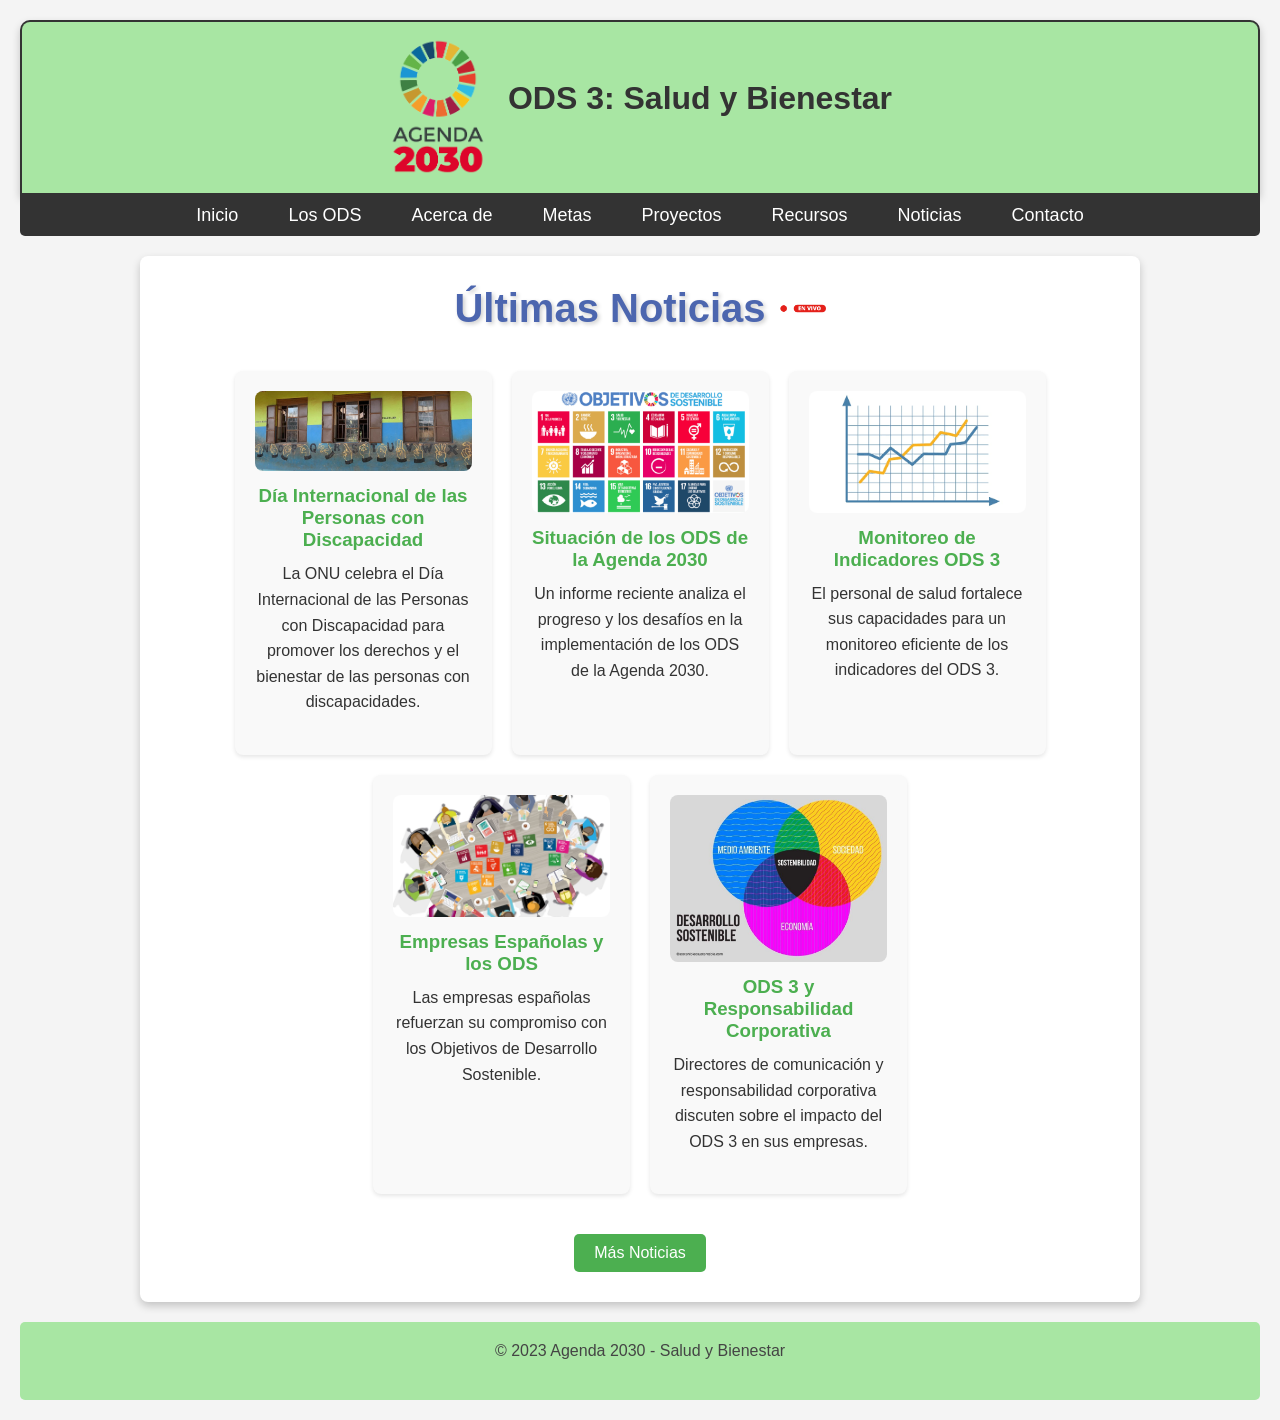
<file: news.html>
<!DOCTYPE html>
<html lang="es">
<head>
    <meta charset="UTF-8">
    <meta name="viewport" content="width=device-width, initial-scale=1.0">
    <title>Noticias ODS 3</title>
    <link rel="stylesheet" href="styles.css">
    <link rel="icon" type="image/png" href="images/favicom.jpg">
    <style>
        .news-container {
            display: flex;
            flex-wrap: wrap;
            gap: 20px;
            justify-content: center;
            padding: 20px;
        }

        .news-box {
            background-color: #f9f9f9;
            padding: 20px;
            border-radius: 8px;
            box-shadow: 0 2px 4px rgba(0, 0, 0, 0.1);
            transition: transform 0.3s ease, background-color 0.3s ease;
            width: calc(33% - 40px);
            text-align: center;
            cursor: pointer;
        }

        .news-box:hover {
            transform: scale(1.05);
            background-color: #e0e0e0;
        }

        .news-box img {
            max-width: 100%;
            height: auto;
            border-radius: 8px;
        }

        .news-box h3 {
            color: #4caf50;
            margin: 10px 0;
        }

        .news-box p {
            color: #333;
        }

        @media (max-width: 768px) {
            .news-box {
                width: calc(50% - 20px);
            }
        }

        @media (max-width: 480px) {
            .news-box {
                width: 100%;
            }
        }

        .titulo-principal {
            display: flex;
            align-items: center;
            justify-content: center;
            gap: 10px;
        }

        .titulo-principal img {
            width: 50px;
            height: auto;
        }

        .btn-mas-noticias {
            display: inline-block;
            padding: 10px 20px;
            margin-top: 20px;
            background-color: #4caf50;
            color: white;
            text-decoration: none;
            border-radius: 5px;
            transition: background-color 0.3s ease;
            text-align: center;
        }

        .btn-mas-noticias:hover {
            background-color: #45a049;
        }
    </style>
</head>
<body>
    <header>
        <a href="index.html"><img src="images/logo-agenda-2030.png" alt="logo agenda 2030" class="logo"></a>
        <h1>ODS 3: Salud y Bienestar</h1>
        <div class="hamburger">
            <img src="images/pngegg.png" alt="Menu">
        </div>
    </header>
    <nav>
        <ul>
            <li><a href="index.html">Inicio</a></li>
            <li><a href="ODS.html">Los ODS</a></li>
            <li><a href="about.html">Acerca de</a></li>
            <li><a href="goals.html">Metas</a></li>
            <li><a href="projects.html">Proyectos</a></li>
            <li><a href="resources.html">Recursos</a></li>
            <li><a href="news.html">Noticias</a></li>
            <li><a href="contact.html">Contacto</a></li>
        </ul>
    </nav>
    <main>
        <section class="texto-fondo-blanco">
            <h2 class="titulo-principal">
                Últimas Noticias
                <img src="images/en-directo.gif" alt="En Vivo">
            </h2>
            <div class="news-container">
                <div class="news-box" onclick="window.open('https://www.un.org/es/observances/day-of-persons-with-disabilities', '_blank')">
                    <img src="images/news1.jpg" alt="Día Internacional de las Personas con Discapacidad">
                    <h3>Día Internacional de las Personas con Discapacidad</h3>
                    <p>La ONU celebra el Día Internacional de las Personas con Discapacidad para promover los derechos y el bienestar de las personas con discapacidades.</p>
                </div>
                <div class="news-box" onclick="window.open('https://www.pactomundial.org/noticia/en-que-situacion-se-encuentran-los-ods-de-la-agenda-2030/', '_blank')">
                    <img src="images/news2.jpg" alt="Situación de los ODS de la Agenda 2030">
                    <h3>Situación de los ODS de la Agenda 2030</h3>
                    <p>Un informe reciente analiza el progreso y los desafíos en la implementación de los ODS de la Agenda 2030.</p>
                </div>
                <div class="news-box" onclick="window.open('https://www.paho.org/es/noticias/8-9-2024-personal-salud-fortalece-capacidades-para-monitoreo-eficiente-indicadores-ods-3', '_blank')">
                    <img src="images/news3.png" alt="Monitoreo de Indicadores ODS 3">
                    <h3>Monitoreo de Indicadores ODS 3</h3>
                    <p>El personal de salud fortalece sus capacidades para un monitoreo eficiente de los indicadores del ODS 3.</p>
                </div>
                <div class="news-box" onclick="window.open('https://diarioresponsable.com/noticias/37160-las-empresas-espanolas-refuerzan-su-compromiso-con-los-ods', '_blank')">
                    <img src="images/news4.jpg" alt="Empresas Españolas y los ODS">
                    <h3>Empresas Españolas y los ODS</h3>
                    <p>Las empresas españolas refuerzan su compromiso con los Objetivos de Desarrollo Sostenible.</p>
                </div>
                <div class="news-box" onclick="window.open('https://www.corresponsables.com/actualidad/social/ods3-silvia-segarra-directora-comunicacion-institucional-aldi-eduardo-mas-quality-and-corporate-responsibility-director/', '_blank')">
                    <img src="images/news5.jpg" alt="ODS 3 y Responsabilidad Corporativa">
                    <h3>ODS 3 y Responsabilidad Corporativa</h3>
                    <p>Directores de comunicación y responsabilidad corporativa discuten sobre el impacto del ODS 3 en sus empresas.</p>
                </div>
            </div>
            <div style="text-align: center;">
                <a href="https://news.google.com/search?q=ods%203&hl=es&gl=ES&ceid=ES%3Aes" class="btn-mas-noticias" target="_blank">Más Noticias</a>
            </div>
        </section>
    </main>
    <footer>
        <p>&copy; 2023 Agenda 2030 - Salud y Bienestar</p>
    </footer>
    <script>
        document.querySelector('.hamburger').addEventListener('click', function() {
            document.body.classList.toggle('nav-open');
        });
    </script>
</body>
</html>
</file>
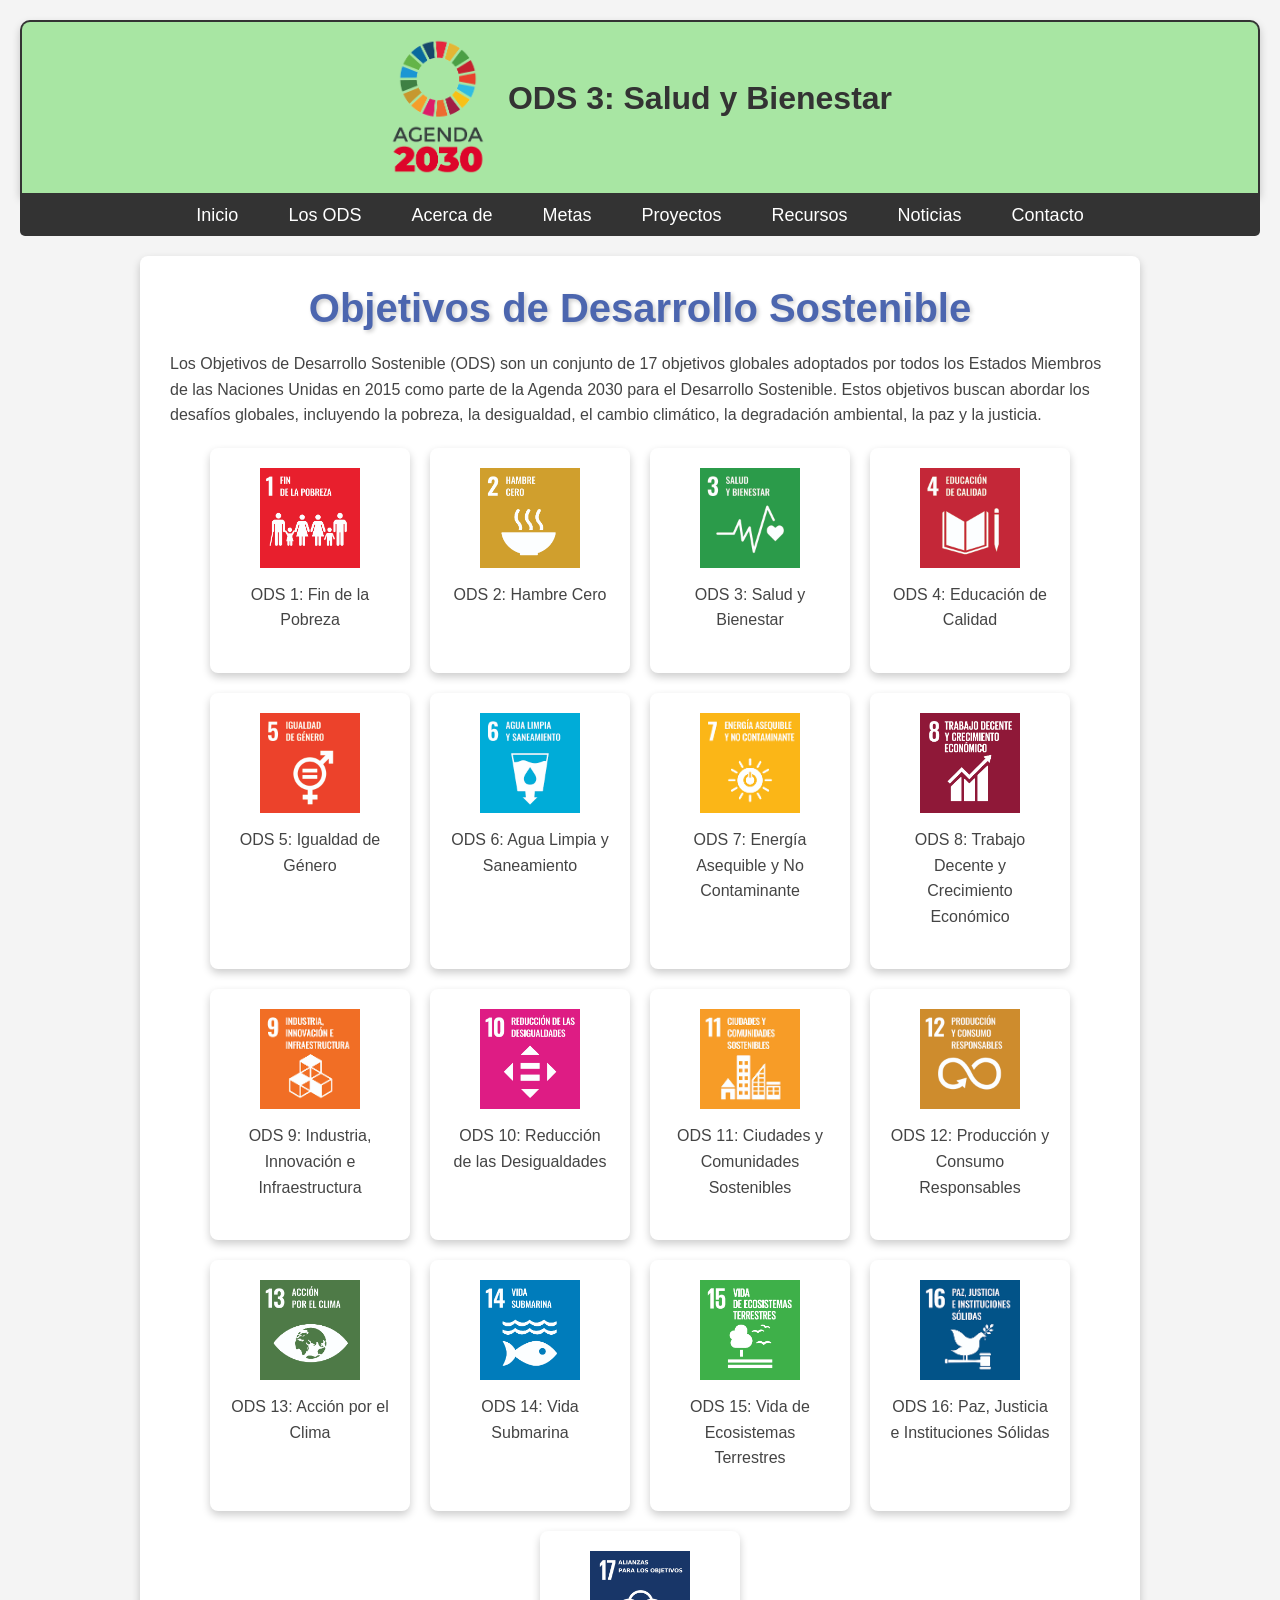
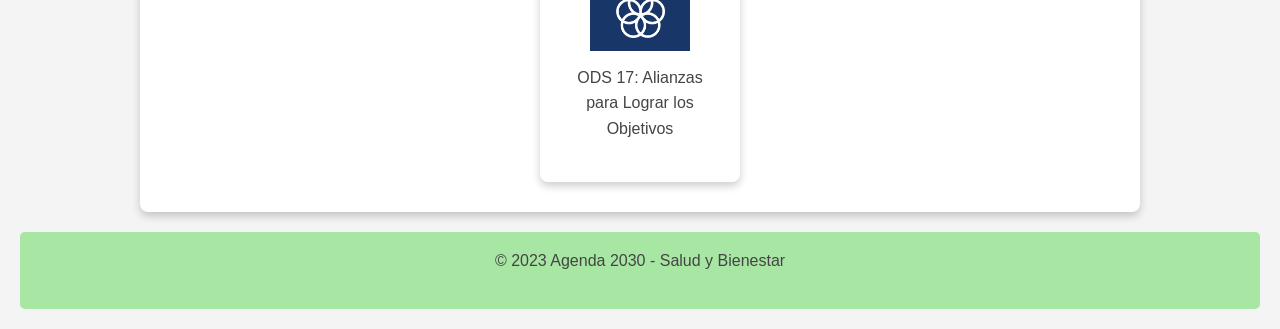
<file: ODS.html>
<!DOCTYPE html>
<html lang="es">
<head>
    <meta charset="UTF-8">
    <meta name="viewport" content="width=device-width, initial-scale=1.0">
    <title>Los ODS</title>
    <link rel="stylesheet" href="styles.css">
    <link rel="icon" type="image/png" href="images/favicom.jpg">
</head>
<body>
    <header>
        <a href="index.html"><img src="images/logo-agenda-2030.png" alt="logo agenda 2030" class="logo"></a>
        <h1>ODS 3: Salud y Bienestar</h1>
        <div class="hamburger">
            <img src="images/pngegg.png" alt="Menu">
        </div>
    </header>
    <nav>
        <ul>
            <li><a href="index.html">Inicio</a></li>
            <li><a href="ODS.html">Los ODS</a></li>
            <li><a href="about.html">Acerca de</a></li>
            <li><a href="goals.html">Metas</a></li>
            <li><a href="projects.html">Proyectos</a></li>
            <li><a href="resources.html">Recursos</a></li>
            <li><a href="news.html">Noticias</a></li>
            <li><a href="contact.html">Contacto</a></li>
        </ul>
    </nav>
    <main>
        <section id="ods" class="texto-fondo-blanco">
            <h2 class="titulo-principal">Objetivos de Desarrollo Sostenible</h2>
            <p>Los Objetivos de Desarrollo Sostenible (ODS) son un conjunto de 17 objetivos globales adoptados por todos los Estados Miembros de las Naciones Unidas en 2015 como parte de la Agenda 2030 para el Desarrollo Sostenible. Estos objetivos buscan abordar los desafíos globales, incluyendo la pobreza, la desigualdad, el cambio climático, la degradación ambiental, la paz y la justicia.</p>
            <div class="ods-grid">
                <div class="ods-item">
                    <a href="https://jarrval222.github.io//"><img src="images/ods1-17/ods1.jpg" alt="ODS 1"></a>
                    <p>ODS 1: Fin de la Pobreza</p>
                </div>
                <div class="ods-item">
                    <a href="ENLACE_ODS_2"><img src="images/ods1-17/ods2.jpg" alt="ODS 2"></a>
                    <p>ODS 2: Hambre Cero</p>
                </div>
                <div class="ods-item">
                    <a href="https://marinettoo.github.io/"><img src="images/ods1-17/ods3.jpg" alt="ODS 3"></a>
                    <p>ODS 3: Salud y Bienestar</p>
                </div>
                <div class="ods-item">
                    <a href="https://davidhlanz.github.io/"><img src="images/ods1-17/ods4.jpg" alt="ODS 4"></a>
                    <p>ODS 4: Educación de Calidad</p>
                </div>
                <div class="ods-item">
                    <a href="ENLACE_ODS_5"><img src="images/ods1-17/ods5.jpg" alt="ODS 5"></a>
                    <p>ODS 5: Igualdad de Género</p>
                </div>
                <div class="ods-item">
                    <a href="https://nbc0711-car.github.io/"><img src="images/ods1-17/ods6.jpg" alt="ODS 6"></a>
                    <p>ODS 6: Agua Limpia y Saneamiento</p>
                </div>
                <div class="ods-item">
                    <a href="https://franmab44.github.io/"><img src="images/ods1-17/ods7.png" alt="ODS 7"></a>
                    <p>ODS 7: Energía Asequible y No Contaminante</p>
                </div>
                <div class="ods-item">
                    <a href="ENLACE_ODS_8"><img src="images/ods1-17/ods8.png" alt="ODS 8"></a>
                    <p>ODS 8: Trabajo Decente y Crecimiento Económico</p>
                </div>
                <div class="ods-item">
                    <a href="ENLACE_ODS_9"><img src="images/ods1-17/ods9.png" alt="ODS 9"></a>
                    <p>ODS 9: Industria, Innovación e Infraestructura</p>
                </div>
                <div class="ods-item">
                    <a href="ENLACE_ODS_10"><img src="images/ods1-17/ods10.jpg" alt="ODS 10"></a>
                    <p>ODS 10: Reducción de las Desigualdades</p>
                </div>
                <div class="ods-item">
                    <a href="ENLACE_ODS_11"><img src="images/ods1-17/ods11.jpg" alt="ODS 11"></a>
                    <p>ODS 11: Ciudades y Comunidades Sostenibles</p>
                </div>
                <div class="ods-item">
                    <a href="https://p4u74r.github.io/"><img src="images/ods1-17/ods12.jpg" alt="ODS 12"></a>
                    <p>ODS 12: Producción y Consumo Responsables</p>
                </div>
                <div class="ods-item">
                    <a href="https://ods13.cristianac.live/es"><img src="images/ods1-17/ods13.jpg" alt="ODS 13"></a>
                    <p>ODS 13: Acción por el Clima</p>
                </div>
                <div class="ods-item">
                    <a href="ENLACE_ODS_14"><img src="images/ods1-17/ods14.jpg" alt="ODS 14"></a>
                    <p>ODS 14: Vida Submarina</p>
                </div>
                <div class="ods-item">
                    <a href="ENLACE_ODS_15"><img src="images/ods1-17/ods15.png" alt="ODS 15"></a>
                    <p>ODS 15: Vida de Ecosistemas Terrestres</p>
                </div>
                <div class="ods-item">
                    <a href="https://ribasol.github.io/"><img src="images/ods1-17/ods16.png" alt="ODS 16"></a>
                    <p>ODS 16: Paz, Justicia e Instituciones Sólidas</p>
                </div>
                <div class="ods-item">
                    <a href="ENLACE_ODS_17"><img src="images/ods1-17/ods17.png" alt="ODS 17"></a>
                    <p>ODS 17: Alianzas para Lograr los Objetivos</p>
                </div>
            </div>
        </section>
    </main>
    <footer>
        <p>&copy; 2023 Agenda 2030 - Salud y Bienestar</p>
    </footer>
    <script>
        document.querySelector('.hamburger').addEventListener('click', function() {
            document.body.classList.toggle('nav-open');
        });
    </script>
</body>
</html>
</file>
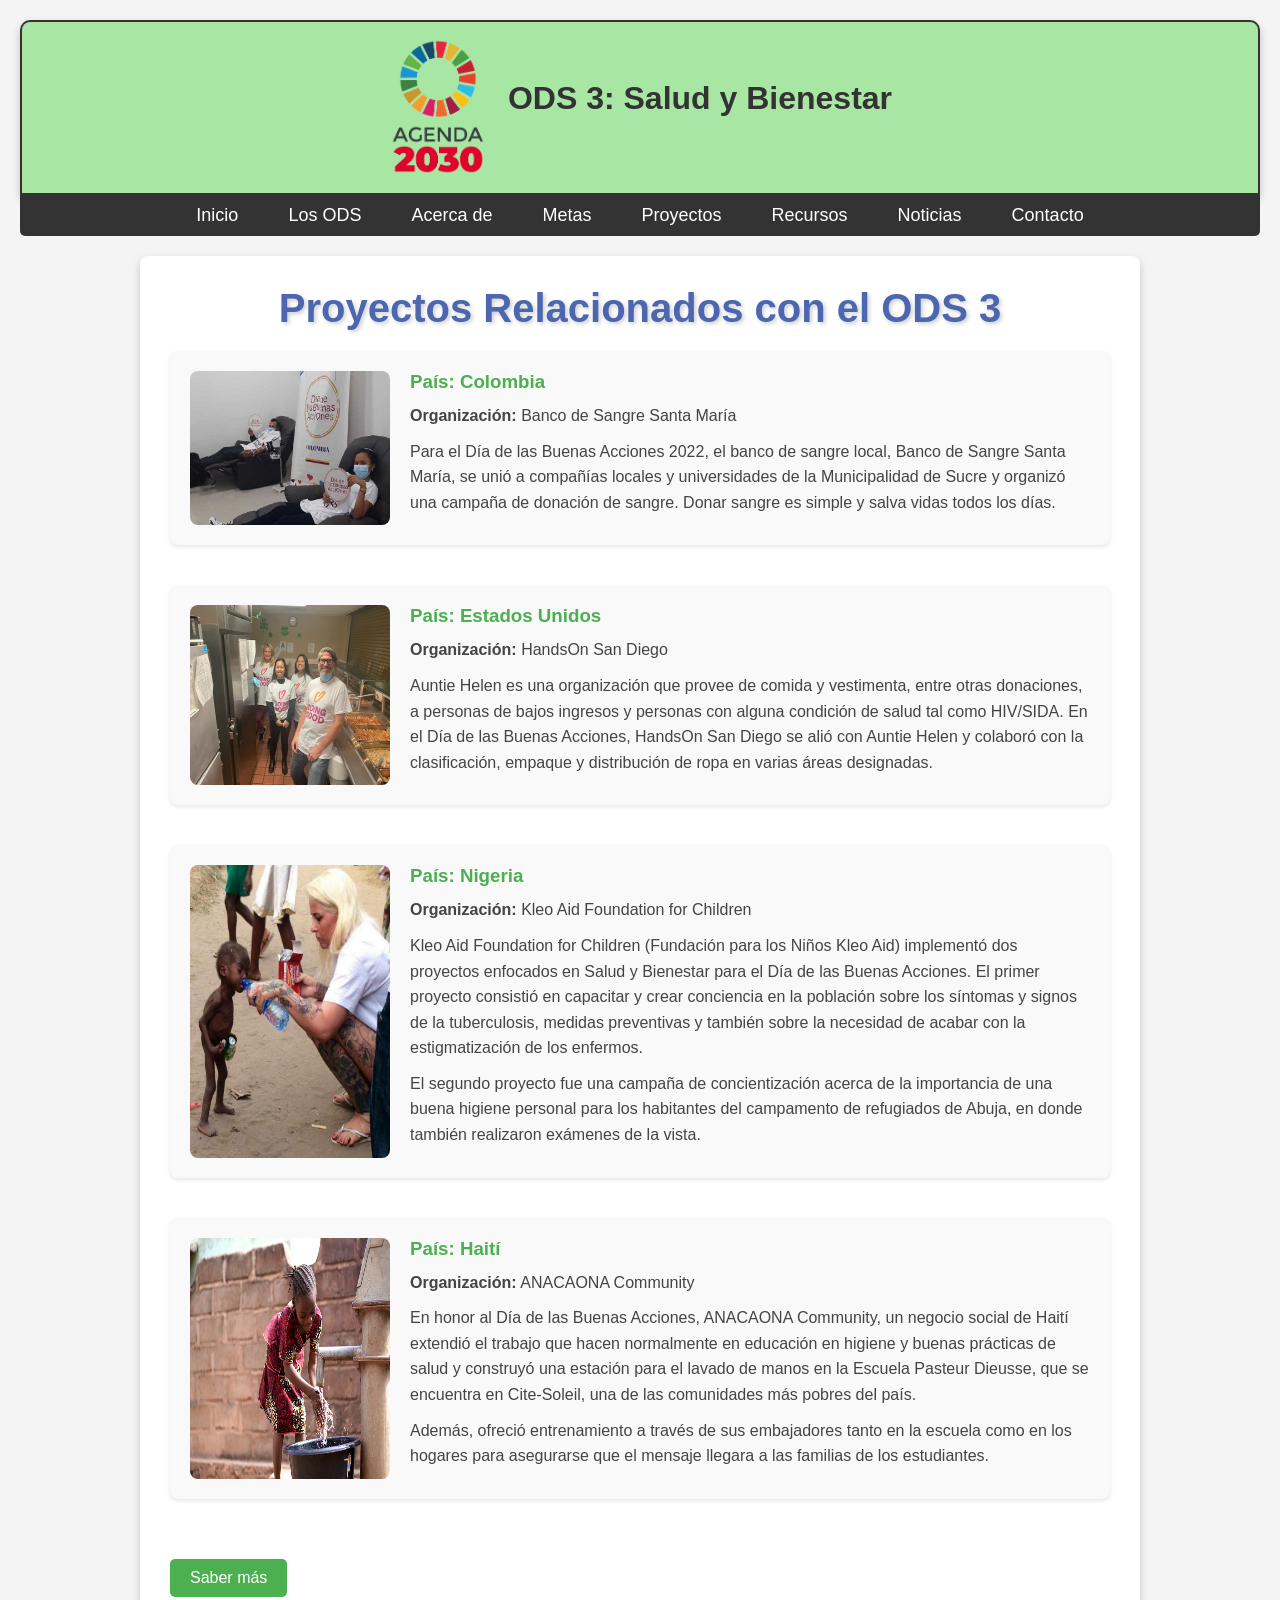
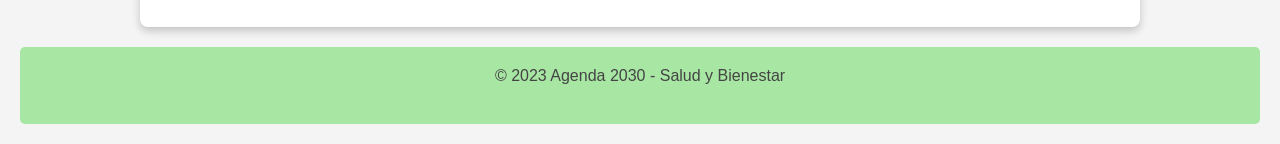
<file: projects.html>
<!DOCTYPE html>
<html lang="es">
<head>
    <meta charset="UTF-8">
    <meta name="viewport" content="width=device-width, initial-scale=1.0">
    <title>Proyectos ODS 3</title>
    <link rel="stylesheet" href="styles.css">
    <link rel="icon" type="image/png" href="images/favicom.jpg">
    <style>
        .project {
            display: flex;
            flex-wrap: wrap;
            margin-bottom: 40px;
            padding: 20px;
            background-color: #f9f9f9;
            border-radius: 8px;
            box-shadow: 0 2px 4px rgba(0, 0, 0, 0.1);
            transition: transform 0.3s ease;
        }

        .project:hover {
            transform: scale(1.05);
        }

        .project img {
            max-width: 200px;
            margin-right: 20px;
            border-radius: 8px;
        }

        .project-content {
            flex: 1;
        }

        .project h3 {
            margin-top: 0;
            color: #4caf50;
        }

        .project p {
            margin: 10px 0;
        }

        .btn-saber-mas {
            display: inline-block;
            padding: 10px 20px;
            margin-top: 20px;
            background-color: #4caf50;
            color: white;
            text-decoration: none;
            border-radius: 5px;
            transition: background-color 0.3s ease;
        }

        .btn-saber-mas:hover {
            background-color: #45a049;
        }
    </style>
</head>
<body>
    <header>
        <a href="index.html"><img src="images/logo-agenda-2030.png" alt="logo agenda 2030" class="logo"></a>
        <h1>ODS 3: Salud y Bienestar</h1>
        <div class="hamburger">
            <img src="images/pngegg.png" alt="Menu">
        </div>
    </header>
    <nav>
        <ul>
            <li><a href="index.html">Inicio</a></li>
            <li><a href="ODS.html">Los ODS</a></li>
            <li><a href="about.html">Acerca de</a></li>
            <li><a href="goals.html">Metas</a></li>
            <li><a href="projects.html">Proyectos</a></li>
            <li><a href="resources.html">Recursos</a></li>
            <li><a href="news.html">Noticias</a></li>
            <li><a href="contact.html">Contacto</a></li>
        </ul>
    </nav>
    <main>
        <section class="texto-fondo-blanco">
            <h2 class="titulo-principal">Proyectos Relacionados con el ODS 3</h2>
            <div class="project">
                <img src="images/santa maria.jpg" alt="Banco de Sangre Santa María">
                <div class="project-content">
                    <h3>País: Colombia</h3>
                    <p><strong>Organización:</strong> Banco de Sangre Santa María</p>
                    <p>Para el Día de las Buenas Acciones 2022, el banco de sangre local, Banco de Sangre Santa María, se unió a compañías locales y universidades de la Municipalidad de Sucre y organizó una campaña de donación de sangre. Donar sangre es simple y salva vidas todos los días.</p>
                </div>
            </div>
            <div class="project">
                <img src="images/usa.jpg" alt="HandsOn San Diego">
                <div class="project-content">
                    <h3>País: Estados Unidos</h3>
                    <p><strong>Organización:</strong> HandsOn San Diego</p>
                    <p>Auntie Helen es una organización que provee de comida y vestimenta, entre otras donaciones, a personas de bajos ingresos y personas con alguna condición de salud tal como HIV/SIDA. En el Día de las Buenas Acciones, HandsOn San Diego se alió con Auntie Helen y colaboró con la clasificación, empaque y distribución de ropa en varias áreas designadas.</p>
                </div>
            </div>
            <div class="project">
                <img src="images/nigeria.jpg" alt="Kleo Aid Foundation for Children">
                <div class="project-content">
                    <h3>País: Nigeria</h3>
                    <p><strong>Organización:</strong> Kleo Aid Foundation for Children</p>
                    <p>Kleo Aid Foundation for Children (Fundación para los Niños Kleo Aid) implementó dos proyectos enfocados en Salud y Bienestar para el Día de las Buenas Acciones. El primer proyecto consistió en capacitar y crear conciencia en la población sobre los síntomas y signos de la tuberculosis, medidas preventivas y también sobre la necesidad de acabar con la estigmatización de los enfermos.</p>
                    <p>El segundo proyecto fue una campaña de concientización acerca de la importancia de una buena higiene personal para los habitantes del campamento de refugiados de Abuja, en donde también realizaron exámenes de la vista.</p>
                </div>
            </div>
            <div class="project">
                <img src="images/haiti.jpg" alt="ANACAONA Community">
                <div class="project-content">
                    <h3>País: Haití</h3>
                    <p><strong>Organización:</strong> ANACAONA Community</p>
                    <p>En honor al Día de las Buenas Acciones, ANACAONA Community, un negocio social de Haití extendió el trabajo que hacen normalmente en educación en higiene y buenas prácticas de salud y construyó una estación para el lavado de manos en la Escuela Pasteur Dieusse, que se encuentra en Cite-Soleil, una de las comunidades más pobres del país.</p>
                    <p>Además, ofreció entrenamiento a través de sus embajadores tanto en la escuela como en los hogares para asegurarse que el mensaje llegara a las familias de los estudiantes.</p>
                </div>
            </div>
            <a href="https://www.good-deeds-day.org/es/bienestar-y-salud-6-proyectos-enfocados-en-el-ods-3/" class="btn-saber-mas" target="_blank">Saber más</a>
        </section>
    </main>
    <footer>
        <p>&copy; 2023 Agenda 2030 - Salud y Bienestar</p>
    </footer>
    <script>
        document.querySelector('.hamburger').addEventListener('click', function() {
            document.body.classList.toggle('nav-open');
        });
    </script>
</body>
</html>
</file>
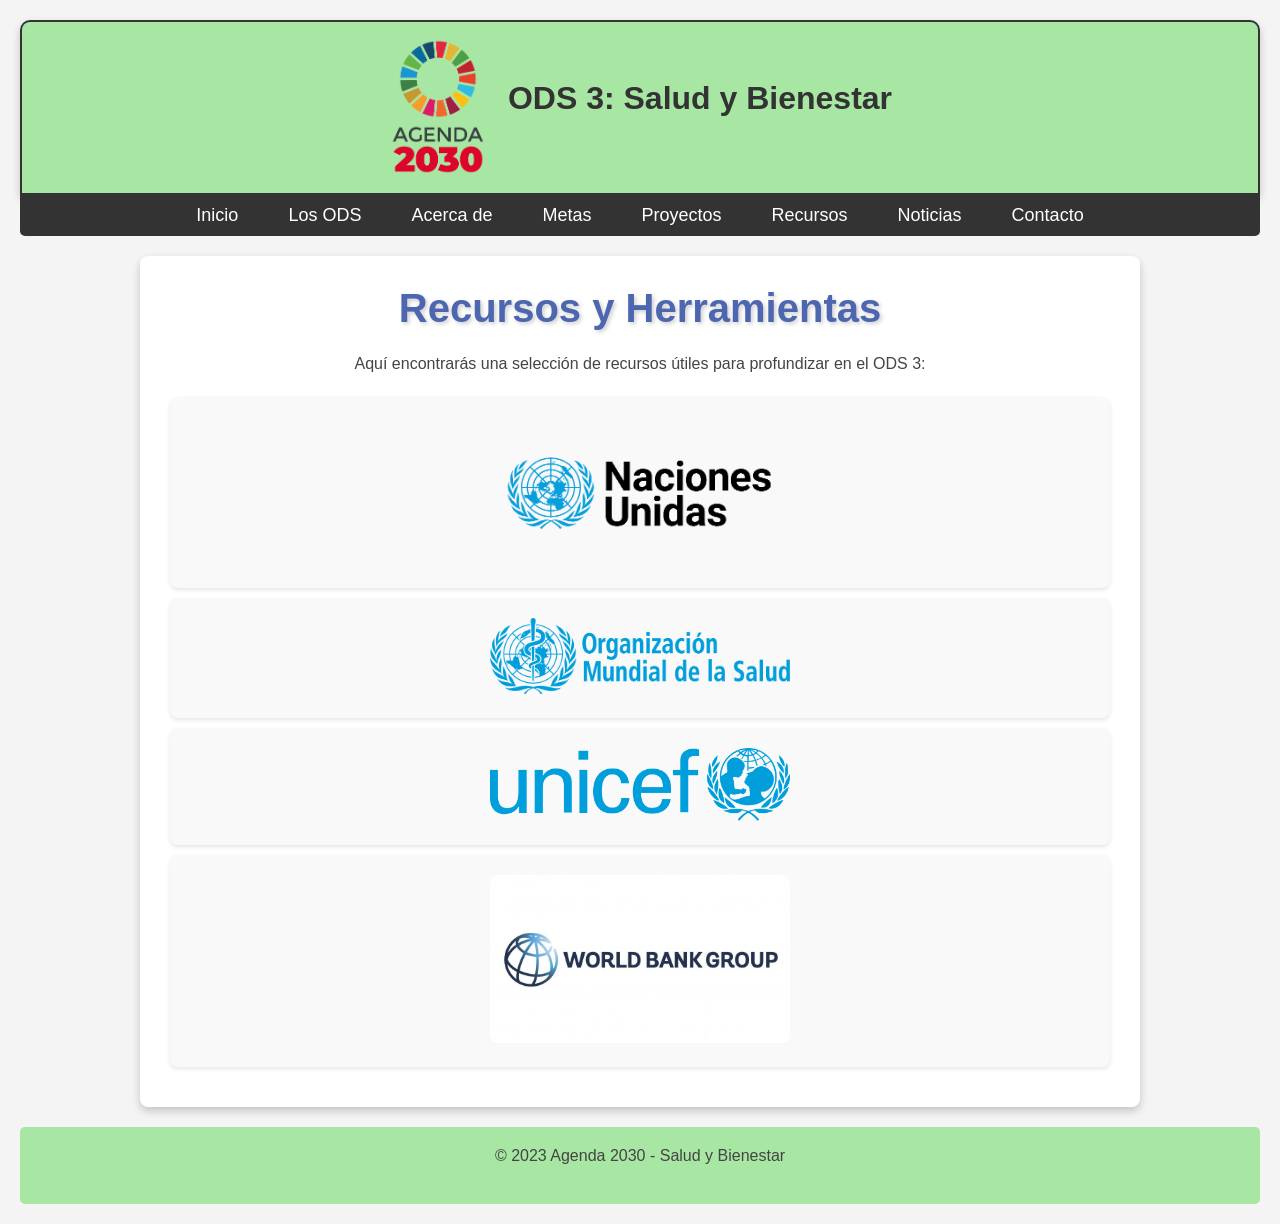
<file: resources.html>
<!DOCTYPE html>
<html lang="es">
<head>
    <meta charset="UTF-8">
    <meta name="viewport" content="width=device-width, initial-scale=1.0">
    <title>Recursos ODS 3</title>
    <link rel="stylesheet" href="styles.css">
    <link rel="icon" type="image/png" href="images/favicom.jpg">
    <style>
        .resource-box {
            background-color: #f9f9f9;
            padding: 20px;
            margin: 10px 0;
            border-radius: 8px;
            box-shadow: 0 2px 4px rgba(0, 0, 0, 0.1);
            transition: background-color 0.3s ease;
            text-align: center;
        }

        .resource-box:hover {
            background-color: #e0e0e0;
        }

        .resource-box a {
            color: #000000;
            text-decoration: none;
            font-weight: bold;
            display: block;
        }

        .resource-box a:hover {
            text-decoration: underline;
        }

        .resource-box img {
            width: 100%;
            max-width: 300px; /* Tamaño máximo de las imágenes */
            height: auto;
            border-radius: 8px;
        }

        .texto {
            text-align: center;
        }
    </style>
</head>
<body>
    <header>
        <a href="index.html"><img src="images/logo-agenda-2030.png" alt="logo agenda 2030" class="logo"></a>
        <h1>ODS 3: Salud y Bienestar</h1>
        <div class="hamburger">
            <img src="images/pngegg.png" alt="Menu">
        </div>
    </header>
    <nav>
        <ul>
            <li><a href="index.html">Inicio</a></li>
            <li><a href="ODS.html">Los ODS</a></li>
            <li><a href="about.html">Acerca de</a></li>
            <li><a href="goals.html">Metas</a></li>
            <li><a href="projects.html">Proyectos</a></li>
            <li><a href="resources.html">Recursos</a></li>
            <li><a href="news.html">Noticias</a></li>
            <li><a href="contact.html">Contacto</a></li>
        </ul>
    </nav>
    <main>
        <section class="texto-fondo-blanco">
            <h2 class="titulo-principal">Recursos y Herramientas</h2>
            <p class="texto">Aquí encontrarás una selección de recursos útiles para profundizar en el ODS 3:</p>
            <div class="resource-box">
                <a href="https://www.un.org/sustainabledevelopment/es/health/" target="_blank">
                    <img src="images/naciones unida.png" alt="Página oficial de la ONU sobre ODS 3">
                </a>
            </div>
            <div class="resource-box">
                <a href="https://www.who.int/es" target="_blank">
                    <img src="images/oms-logo.png" alt="Organización Mundial de la Salud (OMS)">
                </a>
            </div>
            <div class="resource-box">
                <a href="https://www.unicef.org/es" target="_blank">
                    <img src="images/Logo_of_UNICEF.svg.png" alt="UNICEF">
                </a>
            </div>
            <div class="resource-box">
                <a href="https://www.worldbank.org/en/topic/health" target="_blank">
                    <img src="images/worldbankv2-01.jpg" alt="Banco Mundial - Salud">
                </a>
            </div>
        </section>
    </main>
    <footer>
        <p>&copy; 2023 Agenda 2030 - Salud y Bienestar</p>
    </footer>
    <script>
        document.querySelector('.hamburger').addEventListener('click', function() {
            document.body.classList.toggle('nav-open');
        });
    </script>
</body>
</html>
</file>
<file: styles.css>
/* Reset de márgenes y padding */
* {
    margin: 0;
    padding: 0;
    box-sizing: border-box;
}

/* Estilos generales */
body {
    font-family: Arial, sans-serif;
    background-color: #f4f4f4;
    text-align: center;
    padding: 20px;
}

/* Estilos del header */
header {
    background-color: #A8E6A3;
    color: white;
    padding: 1rem;
    display: flex;
    align-items: center;
    justify-content: center;
    gap: 20px;
    border: 2px solid #333;
    border-radius: 10px 10px 0 0;
    box-shadow: 0px 4px 8px rgba(0, 0, 0, 0.2);
    border-bottom: none;
}

/* Estilos del menú */
nav {
    background-color: #333;
    padding: 10px;
    margin-top: -2px; /* Corregir el margen superior */
    border-radius: 0 0 5px 5px;
    border-top: 2px solid #333;
}

/* Estilos del logo */
.logo {
    width: 100px;
    height: auto;
}

nav ul {
    list-style: none;
    display: flex;
    justify-content: center;
}

nav ul li {
    margin: 0 15px;
    list-style: none;
}

nav ul li a {
    color: white;
    text-decoration: none;
    font-size: 18px;
    padding: 10px;
    border-radius: 5px;
}

nav ul li a:hover {
    background-color: #575757;
}

.areas {
    list-style: none;
}

/* Secciones con fondo blanco y estilo mejorado */
.texto-fondo-blanco {
    background-color: white;
    max-width: 1000px; /* Aumentar el ancho máximo */
    margin: 20px auto;
    padding: 30px; /* Aumentar el padding */
    border-radius: 8px;
    box-shadow: 0px 4px 8px rgba(0, 0, 0, 0.2);
    text-align: left;
}

/* Ajustes de la imagen */
.ods-logo {
    display: block;
    margin: 20px auto;
    width: 150px;
}

/* Ajuste del texto */
h1, h2 {
    color: #333;
    margin-bottom: 20px;
}

p {
    color: #444;
    line-height: 1.6;
    margin-bottom: 20px;
}

/* Estilo de listas dentro del rectángulo */
.texto-fondo-blanco ul {
    list-style-type: disc;
    padding-left: 40px;
    display: inline-block;
    margin-bottom: 20px;
}

/* Estilos del botón "Saber más" */
.btn-saber-mas {
    display: inline-block;
    background-color: #4CAF50; /* Verde */
    color: white;
    padding: 10px 20px;
    text-decoration: none;
    border-radius: 5px;
    font-size: 16px;
    margin-top: 20px;
    transition: background-color 0.3s ease;
}

.btn-saber-mas:hover {
    background-color: #45a049; /* Verde más oscuro al pasar el ratón */
}

/* Estilos del pie de página */
footer {
    background-color: #A8E6A3;
    color: white;
    text-align: center;
    padding: 1rem;
    margin-top: 20px;
    border-radius: 5px;
}

/* Media Queries para hacer la página responsive */
@media (max-width: 768px) {
    header {
        flex-direction: column;
        text-align: center;
    }

    nav ul {
        flex-direction: column;
    }

    nav ul li {
        margin: 10px 0;
    }

    .texto-fondo-blanco {
        padding: 10px;
    }
}

@media (max-width: 480px) {
    .logo {
        width: 80px;
    }

    nav ul li a {
        font-size: 16px;
        padding: 8px;
    }

    .ods-logo {
        width: 120px;
    }

    h1, h2 {
        font-size: 1.5em;
    }

    p {
        font-size: 14px;
    }
}

/* Estilos para la nueva imagen rectangular (banner) */
.banner-ods {
    width: 100%; /* La imagen ocupará el 100% del ancho de su contenedor */
    max-width: 900px; /* Limitamos el ancho máximo para que no se vea demasiado grande */
    height: auto; /* La altura se ajusta automáticamente para mantener la proporción */
    display: block;
    margin: 20px auto; /* Centramos la imagen y añadimos un margen superior e inferior */
    border-radius: 8px; /* Bordes redondeados */
    box-shadow: 0px 4px 8px rgba(0, 0, 0, 0.2); /* Sombra suave */
}

/* Estilo para el título principal */
.titulo-principal {
    font-size: 2.5em;
    color: #4c66af; /* Verde */
    text-shadow: 2px 2px 4px rgba(0, 0, 0, 0.2); /* Sombra de texto */
    margin-bottom: 20px;
    font-weight: bold;
    text-align: center;
}

/* Estilos para los cuadrados de los ODS */
.ods-grid {
    display: flex;
    flex-wrap: wrap;
    justify-content: center;
    gap: 20px;
    margin-top: 20px;
}

.ods-item {
    background-color: white;
    border-radius: 8px;
    box-shadow: 0px 4px 8px rgba(0, 0, 0, 0.2);
    text-align: center;
    padding: 20px;
    width: 200px;
    transition: transform 0.3s ease;
}

.ods-item img {
    width: 100px;
    height: auto;
    margin-bottom: 10px;
}

.ods-item:hover {
    transform: scale(1.05);
}

/* Estilos para la tabla */
table {
    width: 100%;
    border-collapse: collapse;
    margin: 20px 0;
    font-size: 1em;
    font-family: Arial, sans-serif;
    min-width: 400px;
    box-shadow: 0 0 20px rgba(0, 0, 0, 0.15);
    border: 1px solid #dddddd; /* Añadir borde a la tabla */
}

table thead tr {
    background-color: #009879;
    color: #ffffff;
    text-align: left;
}

table th, table td {
    padding: 12px 15px;
    border: 1px solid #dddddd; /* Añadir borde a las celdas */
}

table tbody tr {
    border-bottom: 1px solid #dddddd;
}

table tbody tr:nth-of-type(even) {
    background-color: #f3f3f3;
}

table tbody tr:last-of-type {
    border-bottom: 2px solid #009879;
}

/* Estilos para los cuadrados de las metas */
.metas-grid {
    display: flex;
    flex-wrap: wrap;
    justify-content: center;
    gap: 20px;
    margin-top: 20px;
}

.meta-item {
    background: #f4f4f4; /* Fondo gris claro */
    padding: 20px; /* Espacio interior */
    border-radius: 8px; /* Bordes redondeados */
    box-shadow: 0 2px 4px rgba(0, 0, 0, 0.1); /* Sombra suave */
    width: calc(33% - 40px); /* Ancho de cada caja */
    box-sizing: border-box;
    text-align: left;
    transition: transform 0.3s ease;
}

.meta-item:hover {
    transform: scale(1.05);
}

@media (max-width: 768px) {
    .meta-item {
        width: calc(50% - 40px); /* Ancho de cada caja para pantallas más pequeñas */
    }
}

@media (max-width: 480px) {
    .meta-item {
        width: calc(100% - 40px); /* Ancho de cada caja para pantallas muy pequeñas */
    }
}

/* Estilos para la tabla */
table {
    width: 100%;
    border-collapse: collapse;
    margin: 20px 0;
    font-size: 1em;
    font-family: Arial, sans-serif;
    min-width: 400px;
    box-shadow: 0 0 20px rgba(0, 0, 0, 0.15);
    border: 1px solid #dddddd; /* Añadir borde a la tabla */
}

table thead tr {
    background-color: #009879;
    color: #ffffff;
    text-align: left;
}

table th, table td {
    padding: 12px 15px;
    border: 1px solid #dddddd; /* Añadir borde a las celdas */
}

table tbody tr {
    border-bottom: 1px solid #dddddd;
}

table tbody tr:last-of-type {
    border-bottom: 2px solid #009879;
}

/* Estilos responsivos para la tabla */
@media (max-width: 768px) {
    table {
        display: block;
        overflow-x: auto;
        white-space: nowrap;
    }

    table thead, table th, table td, table tr {
        display: block;
    }

    table thead tr {
        position: absolute;
        top: -9999px;
        left: -9999px;
    }

    table tr {
        border: 1px solid #dddddd;
    }

    table td {
        border: none;
        border-bottom: 1px solid #dddddd;
        position: relative;
        padding-left: 50%;
        text-align: left;
    }

    table td:before {
        content: attr(data-label);
        position: absolute;
        left: 0;
        width: 45%;
        padding-left: 15px;
        font-weight: bold;
        white-space: nowrap;
    }
}
/* Estilos para el menú hamburguesa */
.hamburger {
    display: none;
    cursor: pointer;
    margin: 10px;
}

.hamburger img {
    width: 30px;
    height: auto;
}

/* Estilos para el menú comprimido */
@media (max-width: 768px) {
    nav ul {
        display: none;
        flex-direction: column;
        width: 100%;
        background-color: #333;
        position: absolute;
        top: 60px;
        left: 0;
        padding: 0;
        margin: 0;
        border-radius: 0 0 5px 5px;
    }

    nav ul li {
        margin: 0;
        width: 100%;
        text-align: center;
    }

    nav ul li a {
        display: block;
        padding: 15px;
        border-bottom: 1px solid #444;
    }

    nav ul li a:hover {
        background-color: #575757;
    }

    .hamburger {
        display: block;
    }

    .nav-open nav ul {
        display: flex;
    }
}

/* Estilos para el contenedor principal */
.main-container {
    display: flex;
    flex-wrap: wrap;
    justify-content: space-between;
    gap: 20px;
}

.main-container > section {
    flex: 1;
    min-width: 300px;
}

/* Estilos para la tabla */
table {
    width: 100%;
    border-collapse: collapse;
    margin: 20px 0;
    font-size: 1em;
    font-family: Arial, sans-serif;
    min-width: 400px;
    box-shadow: 0 0 20px rgba(0, 0, 0, 0.15);
    border: 1px solid #dddddd; /* Añadir borde a la tabla */
}

table thead tr {
    background-color: #009879;
    color: #ffffff;
    text-align: left;
}

table th, table td {
    padding: 12px 15px;
    border: 1px solid #dddddd; /* Añadir borde a las celdas */
}

table tbody tr {
    border-bottom: 1px solid #dddddd;
}

table tbody tr:last-of-type {
    border-bottom: 2px solid #009879;
}

/* Estilos responsivos para la tabla */
@media (max-width: 768px) {
    table {
        display: block;
        overflow-x: auto;
        white-space: nowrap;
    }

    table thead, table th, table td, table tr {
        display: block;
    }

    table thead tr {
        position: absolute;
        top: -9999px;
        left: -9999px;
    }

    table tr {
        border: 1px solid #dddddd;
    }

    table td {
        border: none;
        border-bottom: 1px solid #dddddd;
        position: relative;
        padding-left: 50%;
        text-align: left;
    }

    table td:before {
        content: attr(data-label);
        position: absolute;
        left: 0;
        width: 45%;
        padding-left: 15px;
        font-weight: bold;
        white-space: nowrap;
    }
}

/* Estilos para las cajas de las metas */
.metas-grid {
    display: flex;
    flex-wrap: wrap;
    justify-content: center;
    gap: 20px;
    margin-top: 20px;
}

.meta-item {
    background: #f4f4f4; /* Fondo gris claro */
    padding: 20px; /* Espacio interior */
    border-radius: 8px; /* Bordes redondeados */
    box-shadow: 0 2px 4px rgba(0, 0, 0, 0.1); /* Sombra suave */
    width: calc(33% - 40px); /* Ancho de cada caja */
    box-sizing: border-box;
    text-align: left;
    transition: transform 0.3s ease, border 0.3s ease;
    border: 2px solid transparent; /* Borde transparente por defecto */
}

.meta-item:hover {
    transform: scale(1.05);
    border: 2px solid #4caf50; /* Borde verde al hacer hover */
}

@media (max-width: 768px) {
    .meta-item {
        width: calc(50% - 40px); /* Ancho de cada caja para pantallas más pequeñas */
    }
    .table-container tbody, table {
        display: contents;
    }
    .table-container td {
        white-space: normal;
        word-wrap: break-word;
    }
}

@media (max-width: 480px) {
    .meta-item {
        width: calc(100% - 40px); /* Ancho de cada caja para pantallas muy pequeñas */
    }
}
</file>
